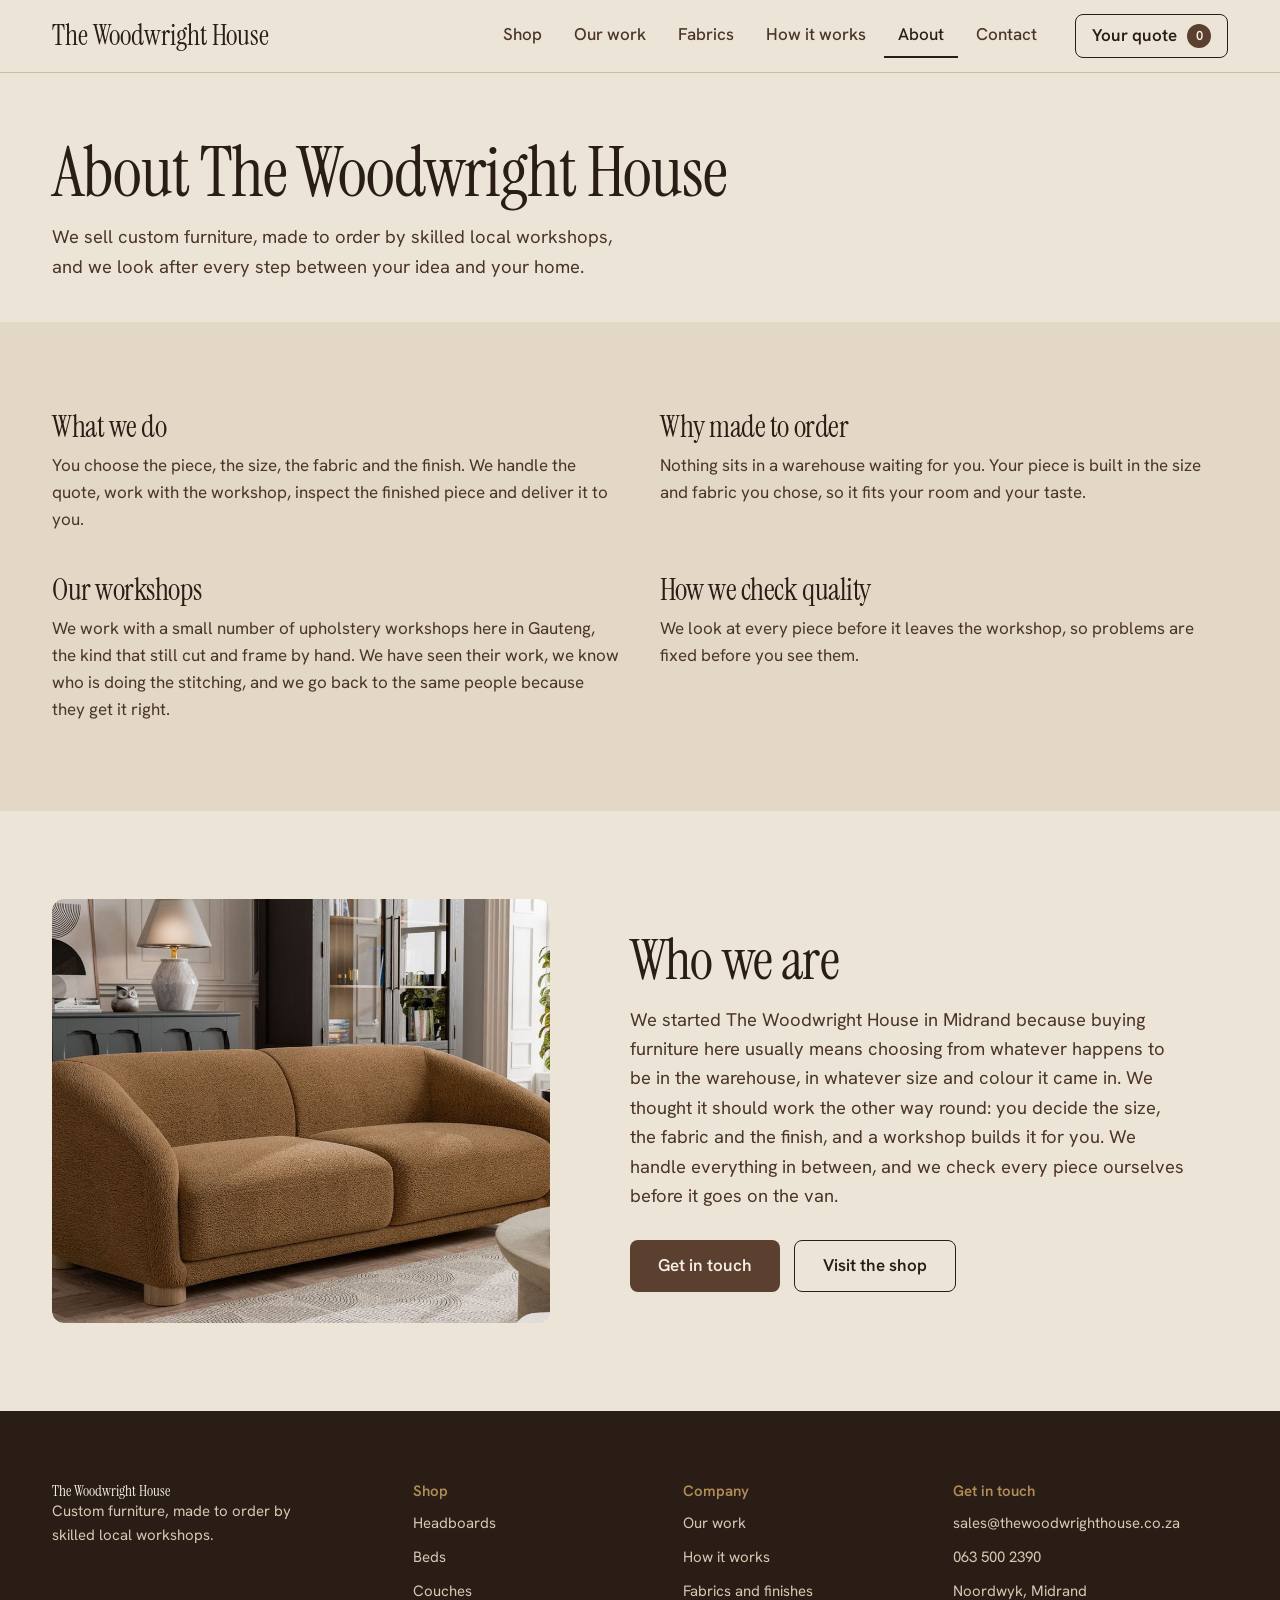
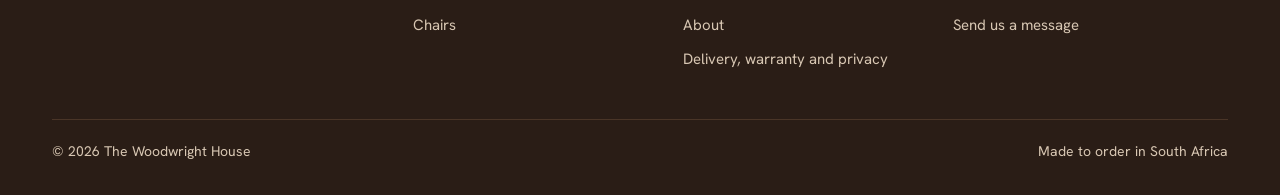
<file: about.html>
<!DOCTYPE html>
<html lang="en">
<head>
<meta charset="utf-8">
<meta name="viewport" content="width=device-width, initial-scale=1, viewport-fit=cover">
<title>About | The Woodwright House</title>
<meta name="description" content="The Woodwright House designs and sells custom furniture made to order by skilled local workshops, checked by us before delivery.">
<meta name="theme-color" content="#EDE4D8">
<meta property="og:title" content="About | The Woodwright House">
<meta property="og:description" content="The Woodwright House designs and sells custom furniture made to order by skilled local workshops, checked by us before delivery.">
<meta property="og:type" content="website">
<meta property="og:site_name" content="The Woodwright House">
<link rel="icon" href="data:image/svg+xml,%3Csvg xmlns='http://www.w3.org/2000/svg' viewBox='0 0 100 100'%3E%3Ctext y='.9em' font-size='90'%3E%F0%9F%AA%B5%3C/text%3E%3C/svg%3E">
<link rel="stylesheet" href="https://fonts.googleapis.com/css2?family=Hanken+Grotesk:wght@400;500;600&family=Instrument+Serif&display=swap">
<link rel="stylesheet" href="css/site.css">
</head>
<body data-page="about">
<a class="skip" href="#main">Skip to content</a>
<header class="site-head">
  <div class="wrap bar">
    <a class="brand" href="index.html">The Woodwright House</a>
    <button class="navbtn" id="navToggle" type="button" aria-expanded="false" aria-controls="nav" aria-label="Menu">
      <svg width="22" height="14" viewBox="0 0 22 14" fill="none" stroke="currentColor" stroke-width="2" stroke-linecap="round" aria-hidden="true"><path d="M1 1h20M1 7h20M1 13h20"/></svg>
    </button>
    <nav class="nav" id="nav" aria-label="Main">
      <a href="shop.html" data-nav="shop">Shop</a>
      <a href="gallery.html" data-nav="gallery">Our work</a>
      <a href="fabrics.html" data-nav="fabrics">Fabrics</a>
      <a href="how-it-works.html" data-nav="how-it-works">How it works</a>
      <a href="about.html" data-nav="about" aria-current="page">About</a>
      <a href="contact.html" data-nav="contact">Contact</a>
    </nav>
    <button class="quote-btn" type="button" data-open="quote">Your quote <span class="count quote-count">0</span></button>
  </div>
</header>
<main id="main">
<section class="pagehead">
  <div class="wrap">
    <h1>About The Woodwright House</h1>
    <p class="lede">We sell custom furniture, made to order by skilled local workshops, and we look after every step between your idea and your home.</p>
  </div>
</section>

<section class="sec tint">
  <div class="wrap facts">
    <div><h3>What we do</h3><p>You choose the piece, the size, the fabric and the finish. We handle the quote, work with the workshop, inspect the finished piece and deliver it to you.</p></div>
    <div><h3>Why made to order</h3><p>Nothing sits in a warehouse waiting for you. Your piece is built in the size and fabric you chose, so it fits your room and your taste.</p></div>
    <div><h3>Our workshops</h3><p>We work with a small number of upholstery workshops here in Gauteng, the kind that still cut and frame by hand. We have seen their work, we know who is doing the stitching, and we go back to the same people because they get it right.</p></div>
    <div><h3>How we check quality</h3><p>We look at every piece before it leaves the workshop, so problems are fixed before you see them.</p></div>
  </div>
</section>

<section class="sec">
  <div class="wrap split">
    <div class="cat-art photo">
      <img src="images/products/couch-curved-boucle-caramel.jpg" alt="A caramel bouclé couch with rounded arms, built to order." loading="lazy" decoding="async">
    </div>
    <div>
      <h2 class="title">Who we are</h2>
      <p class="lede">We started The Woodwright House in Midrand because buying furniture here usually means choosing from whatever happens to be in the warehouse, in whatever size and colour it came in. We thought it should work the other way round: you decide the size, the fabric and the finish, and a workshop builds it for you. We handle everything in between, and we check every piece ourselves before it goes on the van.</p>
      <div class="actions">
        <a class="btn" href="contact.html">Get in touch</a>
        <a class="btn ghost" href="shop.html">Visit the shop</a>
      </div>
    </div>
  </div>
</section>
</main>
<footer class="site-foot">
  <div class="wrap">
    <div class="foot-grid">
      <div>
        <p class="foot-brand">The Woodwright House</p>
        <p>Custom furniture, made to order by skilled local workshops.</p>
      </div>
      <div>
        <h3>Shop</h3>
        <ul>
          <li><a href="shop.html?cat=headboard">Headboards</a></li>
          <li><a href="shop.html?cat=bed">Beds</a></li>
          <li><a href="shop.html?cat=couch">Couches</a></li>
          <li><a href="shop.html?cat=chair">Chairs</a></li>
        </ul>
      </div>
      <div>
        <h3>Company</h3>
        <ul>
          <li><a href="gallery.html">Our work</a></li>
          <li><a href="how-it-works.html">How it works</a></li>
          <li><a href="fabrics.html">Fabrics and finishes</a></li>
          <li><a href="about.html">About</a></li>
          <li><a href="policies.html">Delivery, warranty and privacy</a></li>
        </ul>
      </div>
      <div>
        <h3>Get in touch</h3>
        <ul>
          <li><a data-cfg="email" data-cfg-href="mailto"></a></li>
          <li><a data-cfg="phone" data-cfg-href="tel"></a></li>
          <li data-cfg="area"></li>
          <li><a href="contact.html">Send us a message</a></li>
        </ul>
      </div>
    </div>
    <div class="foot-bottom">
      <span>&copy; 2026 The Woodwright House</span>
      <span>Made to order in South Africa</span>
    </div>
  </div>
</footer>
<dialog id="dlg" aria-labelledby="dlgTitle">
  <div class="sheet">
    <div class="sheet-head">
      <h2 id="dlgTitle">Your quote</h2>
      <button class="tool" id="closeQuote" type="button" aria-label="Close quote">Close</button>
    </div>
    <ul class="items" id="items"></ul>
    <label class="f">Delivery area<select class="area-select"></select></label>
    <p class="est area-est"></p>
    <div class="lines">
      <div><span>Items</span><span id="subtotal">R0</span></div>
      <div><span id="areaLine">Delivery</span><span id="delivery">R0</span></div>
    </div>
    <div class="total"><span>Estimated total</span><span id="total">R0</span></div>
    <div class="dialog-actions">
      <a class="btn" id="wa" href="#" target="_blank" rel="noopener">Send on WhatsApp</a>
      <button class="btn ghost" id="copy" type="button">Copy summary</button>
    </div>
    <p class="status" id="status" role="status"></p>
    <details class="dep" id="dep">
      <summary>Ready to pay your deposit?</summary>
      <p>Only pay once we've confirmed your final quote in writing. Use your reference so we can match the payment.</p>
      <dl>
        <dt>Deposit</dt><dd id="depAmt"></dd>
        <dt>Bank</dt><dd id="bBank"></dd>
        <dt>Account name</dt><dd id="bName"></dd>
        <dt>Account number</dt><dd id="bNum"></dd>
        <dt>Branch code</dt><dd id="bBranch"></dd>
        <dt>Reference</dt><dd id="bRef"></dd>
      </dl>
      <a class="btn ghost small" id="paid" href="#" target="_blank" rel="noopener">I've paid, send proof</a>
      <p>Card payments are coming soon.</p>
    </details>
  </div>
</dialog>

<dialog id="sdlg" aria-labelledby="sdlgTitle">
  <div class="sheet">
    <div class="sheet-head">
      <h2 id="sdlgTitle">Order swatches</h2>
      <button class="tool" id="closeSw" type="button" aria-label="Close swatch request">Close</button>
    </div>
    <p class="lead">Tick the fabrics you'd like to see. We'll send small samples so you can check the colours in your own light.</p>
    <div class="checks" id="swChecks"></div>
    <label class="f">Your name<input type="text" id="swName" autocomplete="name"></label>
    <label class="f">Delivery address<textarea id="swAddr" autocomplete="street-address"></textarea></label>
    <label class="f">Phone number<input type="tel" id="swPhone" autocomplete="tel"></label>
    <a class="btn" id="swSend" href="#" target="_blank" rel="noopener">Send on WhatsApp</a>
    <p class="status" id="swStatus" role="status"></p>
  </div>
</dialog>
<script src="js/data.js"></script>
<script src="js/site.js"></script>
</body>
</html>
</file>
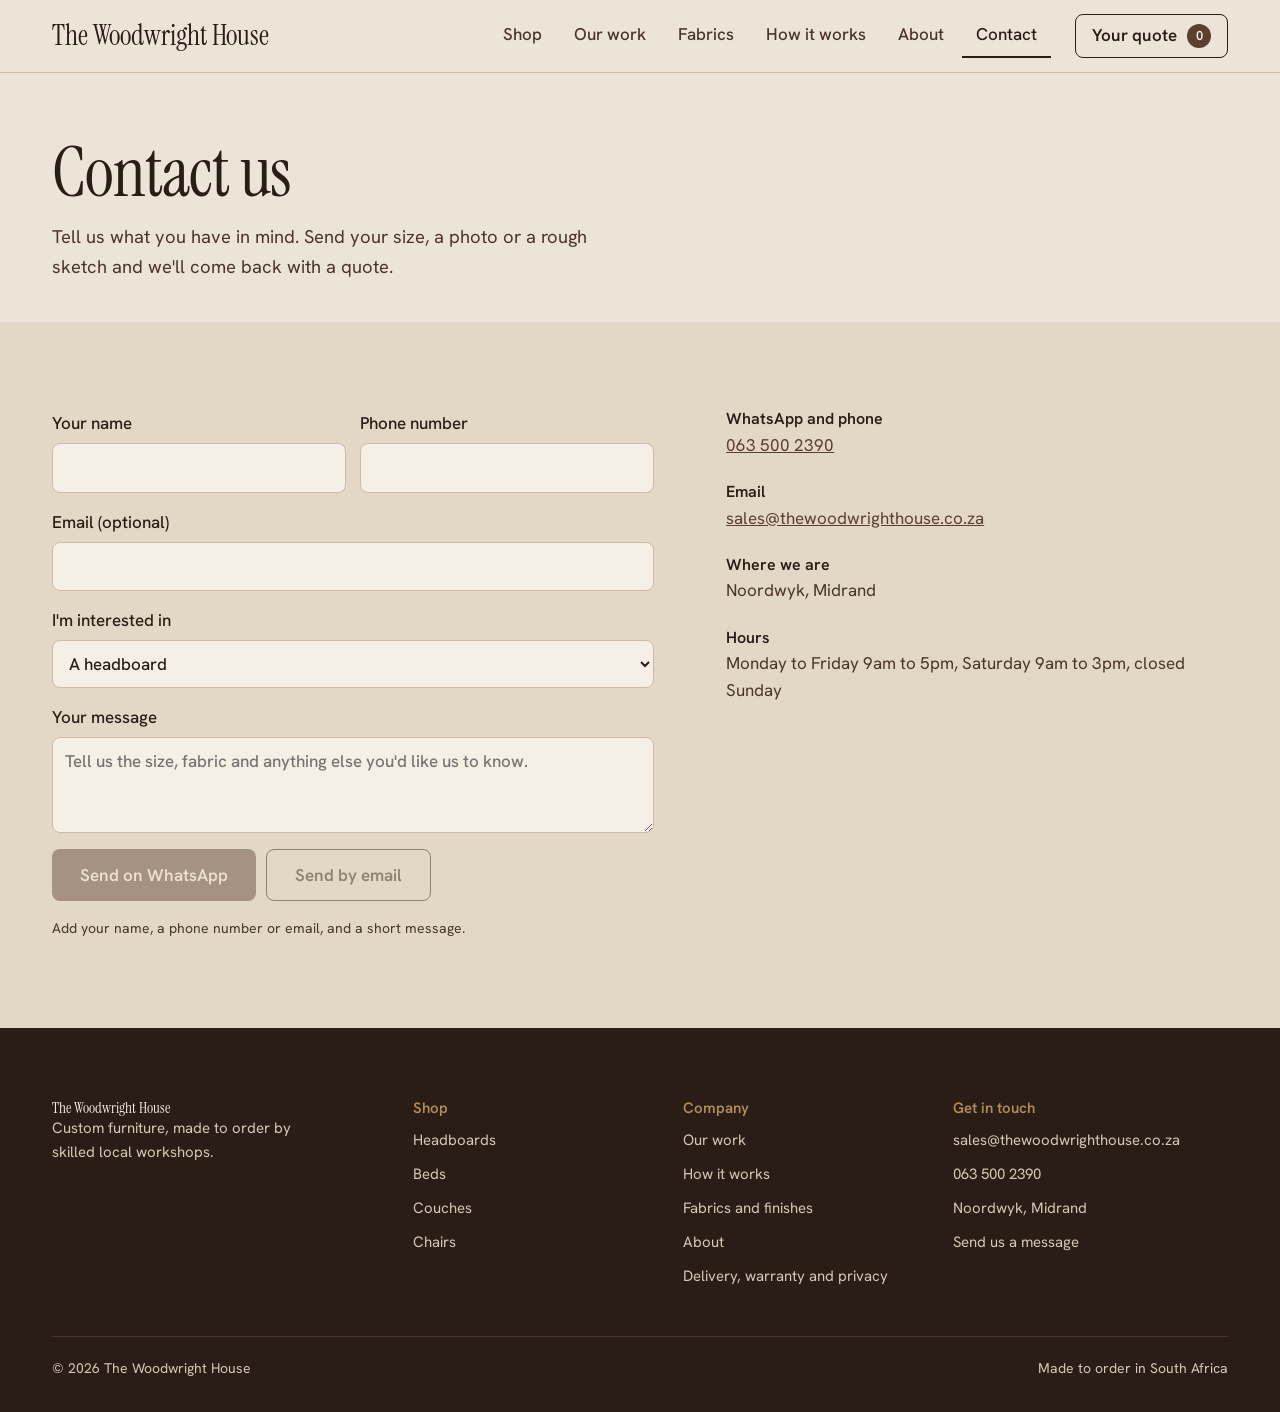
<file: contact.html>
<!DOCTYPE html>
<html lang="en">
<head>
<meta charset="utf-8">
<meta name="viewport" content="width=device-width, initial-scale=1, viewport-fit=cover">
<title>Contact | The Woodwright House</title>
<meta name="description" content="Contact The Woodwright House for a quote, a custom size, or help choosing your fabric. Send us a message on WhatsApp or email.">
<meta name="theme-color" content="#EDE4D8">
<meta property="og:title" content="Contact | The Woodwright House">
<meta property="og:description" content="Contact The Woodwright House for a quote, a custom size, or help choosing your fabric. Send us a message on WhatsApp or email.">
<meta property="og:type" content="website">
<meta property="og:site_name" content="The Woodwright House">
<link rel="icon" href="data:image/svg+xml,%3Csvg xmlns='http://www.w3.org/2000/svg' viewBox='0 0 100 100'%3E%3Ctext y='.9em' font-size='90'%3E%F0%9F%AA%B5%3C/text%3E%3C/svg%3E">
<link rel="stylesheet" href="https://fonts.googleapis.com/css2?family=Hanken+Grotesk:wght@400;500;600&family=Instrument+Serif&display=swap">
<link rel="stylesheet" href="css/site.css">
</head>
<body data-page="contact">
<a class="skip" href="#main">Skip to content</a>
<header class="site-head">
  <div class="wrap bar">
    <a class="brand" href="index.html">The Woodwright House</a>
    <button class="navbtn" id="navToggle" type="button" aria-expanded="false" aria-controls="nav" aria-label="Menu">
      <svg width="22" height="14" viewBox="0 0 22 14" fill="none" stroke="currentColor" stroke-width="2" stroke-linecap="round" aria-hidden="true"><path d="M1 1h20M1 7h20M1 13h20"/></svg>
    </button>
    <nav class="nav" id="nav" aria-label="Main">
      <a href="shop.html" data-nav="shop">Shop</a>
      <a href="gallery.html" data-nav="gallery">Our work</a>
      <a href="fabrics.html" data-nav="fabrics">Fabrics</a>
      <a href="how-it-works.html" data-nav="how-it-works">How it works</a>
      <a href="about.html" data-nav="about">About</a>
      <a href="contact.html" data-nav="contact" aria-current="page">Contact</a>
    </nav>
    <button class="quote-btn" type="button" data-open="quote">Your quote <span class="count quote-count">0</span></button>
  </div>
</header>
<main id="main">
<section class="pagehead">
  <div class="wrap">
    <h1>Contact us</h1>
    <p class="lede">Tell us what you have in mind. Send your size, a photo or a rough sketch and we'll come back with a quote.</p>
  </div>
</section>

<section class="sec tint">
  <div class="wrap contact-grid">
    <form class="formgrid" id="cForm" novalidate>
      <div class="two">
        <label class="f">Your name<input type="text" id="cName" autocomplete="name"></label>
        <label class="f">Phone number<input type="tel" id="cPhone" autocomplete="tel"></label>
      </div>
      <label class="f">Email (optional)<input type="email" id="cEmail" autocomplete="email"></label>
      <label class="f">I'm interested in
        <select id="cType">
          <option>A headboard</option>
          <option>A bed</option>
          <option>A couch</option>
          <option>Chairs</option>
          <option>A custom size</option>
          <option>Something else</option>
        </select>
      </label>
      <label class="f">Your message<textarea id="cMsg" placeholder="Tell us the size, fabric and anything else you'd like us to know."></textarea></label>
      <div class="row">
        <a class="btn" id="cWa" href="#" target="_blank" rel="noopener">Send on WhatsApp</a>
        <a class="btn ghost" id="cMail" href="#">Send by email</a>
      </div>
      <p class="status" id="cStatus" role="status"></p>
    </form>
    <div class="cinfo">
      <div><h3>WhatsApp and phone</h3><p><a data-cfg="phone" data-cfg-href="tel"></a></p></div>
      <div><h3>Email</h3><p><a data-cfg="email" data-cfg-href="mailto"></a></p></div>
      <div><h3>Where we are</h3><p data-cfg="area"></p></div>
      <div><h3>Hours</h3><p data-cfg="hours"></p></div>
    </div>
  </div>
</section>
</main>
<footer class="site-foot">
  <div class="wrap">
    <div class="foot-grid">
      <div>
        <p class="foot-brand">The Woodwright House</p>
        <p>Custom furniture, made to order by skilled local workshops.</p>
      </div>
      <div>
        <h3>Shop</h3>
        <ul>
          <li><a href="shop.html?cat=headboard">Headboards</a></li>
          <li><a href="shop.html?cat=bed">Beds</a></li>
          <li><a href="shop.html?cat=couch">Couches</a></li>
          <li><a href="shop.html?cat=chair">Chairs</a></li>
        </ul>
      </div>
      <div>
        <h3>Company</h3>
        <ul>
          <li><a href="gallery.html">Our work</a></li>
          <li><a href="how-it-works.html">How it works</a></li>
          <li><a href="fabrics.html">Fabrics and finishes</a></li>
          <li><a href="about.html">About</a></li>
          <li><a href="policies.html">Delivery, warranty and privacy</a></li>
        </ul>
      </div>
      <div>
        <h3>Get in touch</h3>
        <ul>
          <li><a data-cfg="email" data-cfg-href="mailto"></a></li>
          <li><a data-cfg="phone" data-cfg-href="tel"></a></li>
          <li data-cfg="area"></li>
          <li><a href="contact.html">Send us a message</a></li>
        </ul>
      </div>
    </div>
    <div class="foot-bottom">
      <span>&copy; 2026 The Woodwright House</span>
      <span>Made to order in South Africa</span>
    </div>
  </div>
</footer>
<dialog id="dlg" aria-labelledby="dlgTitle">
  <div class="sheet">
    <div class="sheet-head">
      <h2 id="dlgTitle">Your quote</h2>
      <button class="tool" id="closeQuote" type="button" aria-label="Close quote">Close</button>
    </div>
    <ul class="items" id="items"></ul>
    <label class="f">Delivery area<select class="area-select"></select></label>
    <p class="est area-est"></p>
    <div class="lines">
      <div><span>Items</span><span id="subtotal">R0</span></div>
      <div><span id="areaLine">Delivery</span><span id="delivery">R0</span></div>
    </div>
    <div class="total"><span>Estimated total</span><span id="total">R0</span></div>
    <div class="dialog-actions">
      <a class="btn" id="wa" href="#" target="_blank" rel="noopener">Send on WhatsApp</a>
      <button class="btn ghost" id="copy" type="button">Copy summary</button>
    </div>
    <p class="status" id="status" role="status"></p>
    <details class="dep" id="dep">
      <summary>Ready to pay your deposit?</summary>
      <p>Only pay once we've confirmed your final quote in writing. Use your reference so we can match the payment.</p>
      <dl>
        <dt>Deposit</dt><dd id="depAmt"></dd>
        <dt>Bank</dt><dd id="bBank"></dd>
        <dt>Account name</dt><dd id="bName"></dd>
        <dt>Account number</dt><dd id="bNum"></dd>
        <dt>Branch code</dt><dd id="bBranch"></dd>
        <dt>Reference</dt><dd id="bRef"></dd>
      </dl>
      <a class="btn ghost small" id="paid" href="#" target="_blank" rel="noopener">I've paid, send proof</a>
      <p>Card payments are coming soon.</p>
    </details>
  </div>
</dialog>

<dialog id="sdlg" aria-labelledby="sdlgTitle">
  <div class="sheet">
    <div class="sheet-head">
      <h2 id="sdlgTitle">Order swatches</h2>
      <button class="tool" id="closeSw" type="button" aria-label="Close swatch request">Close</button>
    </div>
    <p class="lead">Tick the fabrics you'd like to see. We'll send small samples so you can check the colours in your own light.</p>
    <div class="checks" id="swChecks"></div>
    <label class="f">Your name<input type="text" id="swName" autocomplete="name"></label>
    <label class="f">Delivery address<textarea id="swAddr" autocomplete="street-address"></textarea></label>
    <label class="f">Phone number<input type="tel" id="swPhone" autocomplete="tel"></label>
    <a class="btn" id="swSend" href="#" target="_blank" rel="noopener">Send on WhatsApp</a>
    <p class="status" id="swStatus" role="status"></p>
  </div>
</dialog>
<script src="js/data.js"></script>
<script src="js/site.js"></script>
</body>
</html>
</file>
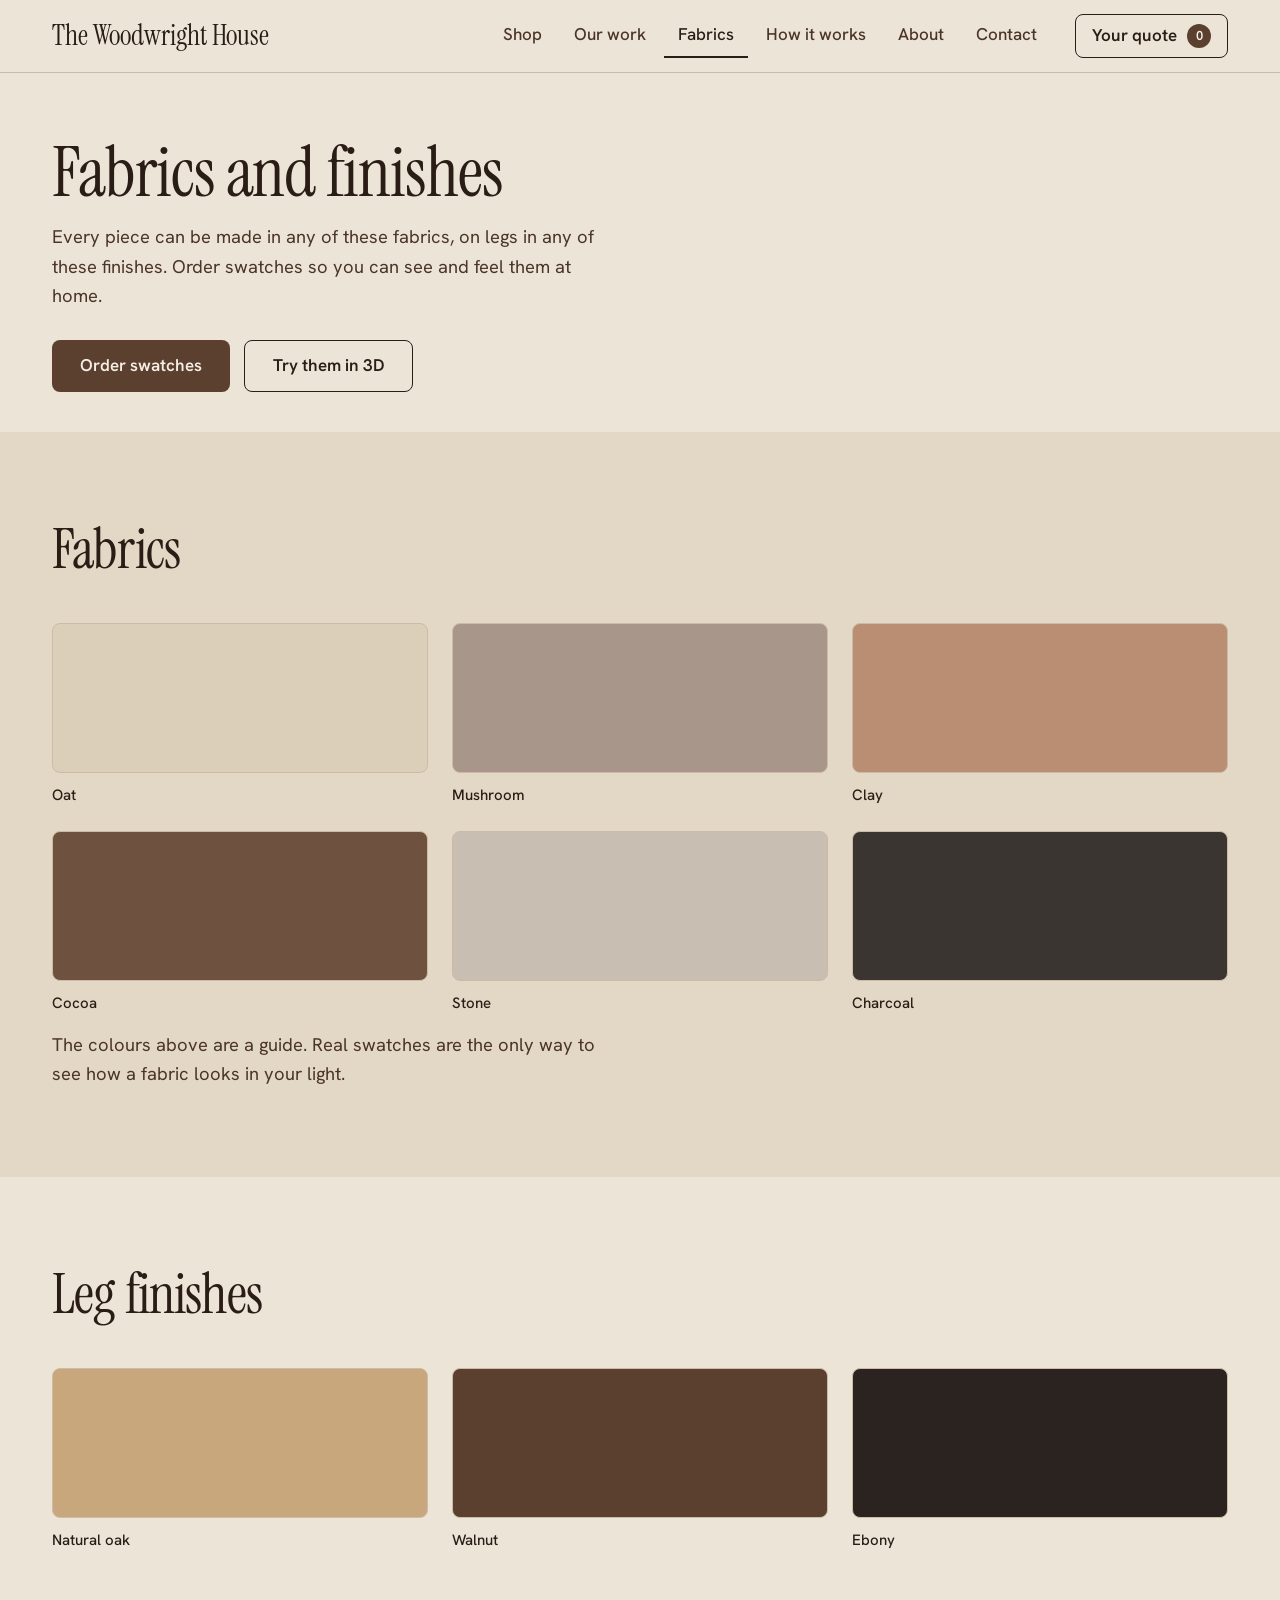
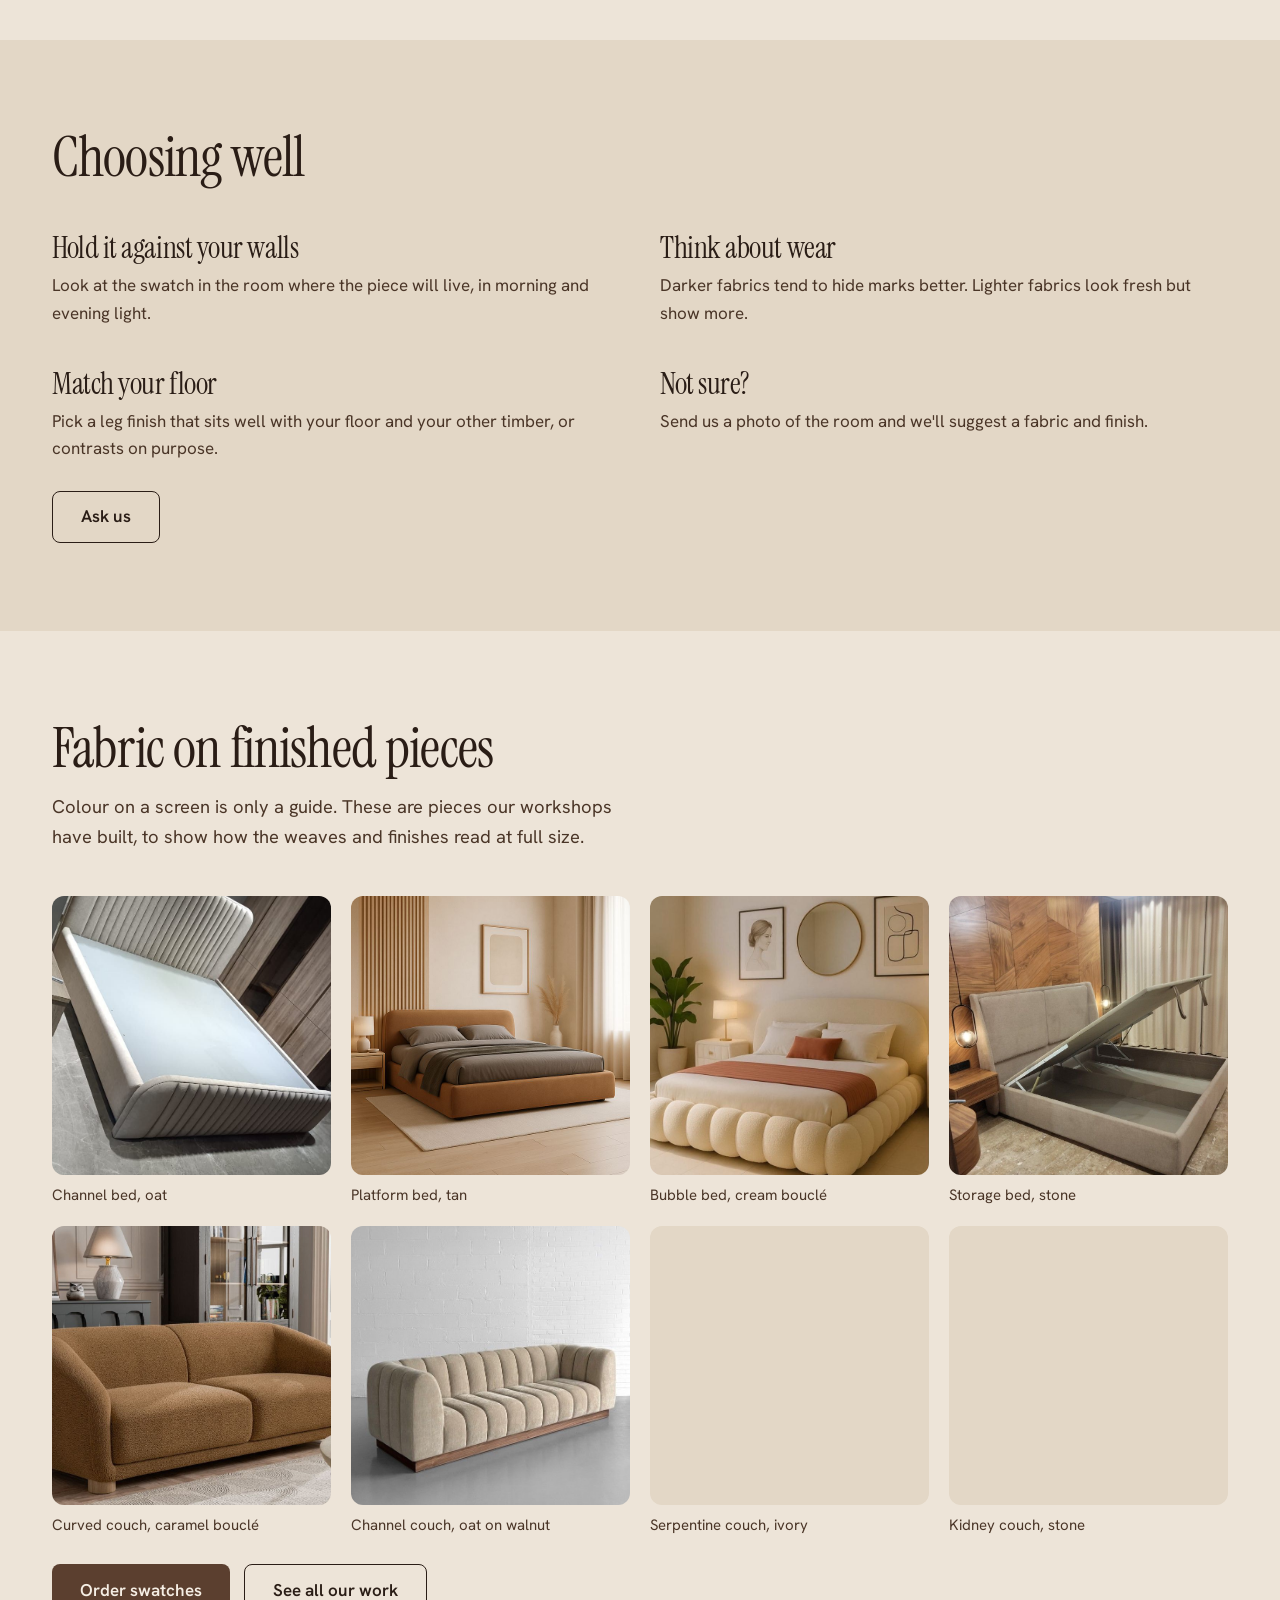
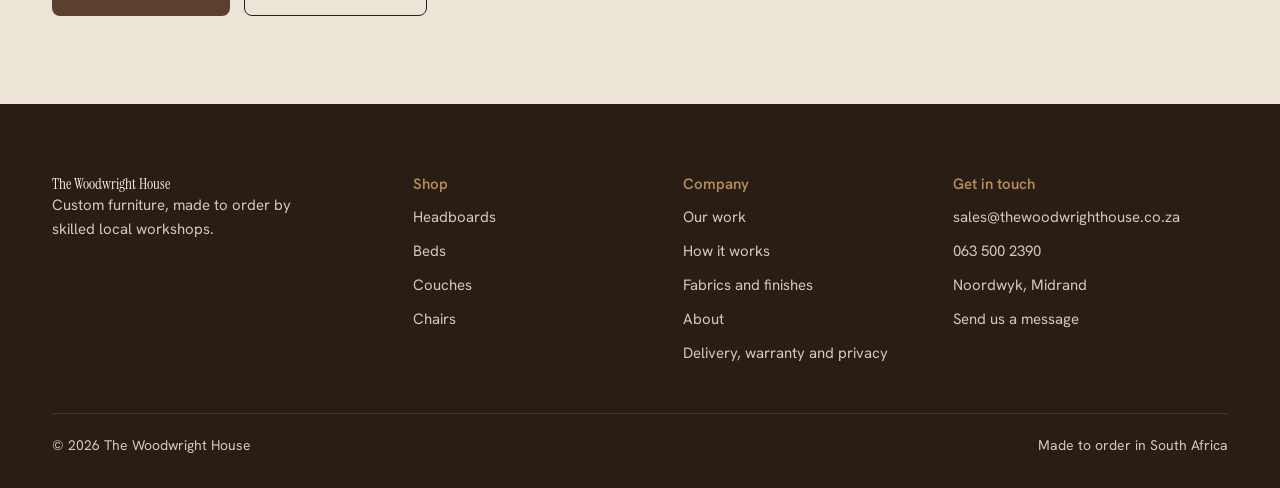
<file: fabrics.html>
<!DOCTYPE html>
<html lang="en">
<head>
<meta charset="utf-8">
<meta name="viewport" content="width=device-width, initial-scale=1, viewport-fit=cover">
<title>Fabrics and finishes | The Woodwright House</title>
<meta name="description" content="Choose from our range of upholstery fabrics and leg finishes, and order swatches to see the colours in your own home.">
<meta name="theme-color" content="#EDE4D8">
<meta property="og:title" content="Fabrics and finishes | The Woodwright House">
<meta property="og:description" content="Choose from our range of upholstery fabrics and leg finishes, and order swatches to see the colours in your own home.">
<meta property="og:type" content="website">
<meta property="og:site_name" content="The Woodwright House">
<link rel="icon" href="data:image/svg+xml,%3Csvg xmlns='http://www.w3.org/2000/svg' viewBox='0 0 100 100'%3E%3Ctext y='.9em' font-size='90'%3E%F0%9F%AA%B5%3C/text%3E%3C/svg%3E">
<link rel="stylesheet" href="https://fonts.googleapis.com/css2?family=Hanken+Grotesk:wght@400;500;600&family=Instrument+Serif&display=swap">
<link rel="stylesheet" href="css/site.css">
</head>
<body data-page="fabrics">
<a class="skip" href="#main">Skip to content</a>
<header class="site-head">
  <div class="wrap bar">
    <a class="brand" href="index.html">The Woodwright House</a>
    <button class="navbtn" id="navToggle" type="button" aria-expanded="false" aria-controls="nav" aria-label="Menu">
      <svg width="22" height="14" viewBox="0 0 22 14" fill="none" stroke="currentColor" stroke-width="2" stroke-linecap="round" aria-hidden="true"><path d="M1 1h20M1 7h20M1 13h20"/></svg>
    </button>
    <nav class="nav" id="nav" aria-label="Main">
      <a href="shop.html" data-nav="shop">Shop</a>
      <a href="gallery.html" data-nav="gallery">Our work</a>
      <a href="fabrics.html" data-nav="fabrics" aria-current="page">Fabrics</a>
      <a href="how-it-works.html" data-nav="how-it-works">How it works</a>
      <a href="about.html" data-nav="about">About</a>
      <a href="contact.html" data-nav="contact">Contact</a>
    </nav>
    <button class="quote-btn" type="button" data-open="quote">Your quote <span class="count quote-count">0</span></button>
  </div>
</header>
<main id="main">
<section class="pagehead">
  <div class="wrap">
    <h1>Fabrics and finishes</h1>
    <p class="lede">Every piece can be made in any of these fabrics, on legs in any of these finishes. Order swatches so you can see and feel them at home.</p>
    <div class="actions">
      <button class="btn" type="button" data-open="swatches">Order swatches</button>
      <a class="btn ghost" href="shop.html">Try them in 3D</a>
    </div>
  </div>
</section>

<section class="sec tint">
  <div class="wrap">
    <div class="sec-head"><h2 class="title">Fabrics</h2></div>
    <div class="swgrid">
      <div class="swt"><i data-fabric="0"></i>Oat</div>
      <div class="swt"><i data-fabric="1"></i>Mushroom</div>
      <div class="swt"><i data-fabric="2"></i>Clay</div>
      <div class="swt"><i data-fabric="3"></i>Cocoa</div>
      <div class="swt"><i data-fabric="4"></i>Stone</div>
      <div class="swt"><i data-fabric="5"></i>Charcoal</div>
    </div>
    <p class="lede">The colours above are a guide. Real swatches are the only way to see how a fabric looks in your light.</p>
  </div>
</section>

<section class="sec">
  <div class="wrap">
    <div class="sec-head"><h2 class="title">Leg finishes</h2></div>
    <div class="swgrid">
      <div class="swt"><i data-finish="0"></i>Natural oak</div>
      <div class="swt"><i data-finish="1"></i>Walnut</div>
      <div class="swt"><i data-finish="2"></i>Ebony</div>
    </div>
  </div>
</section>

<section class="sec tint">
  <div class="wrap">
    <div class="sec-head"><h2 class="title">Choosing well</h2></div>
    <div class="facts">
      <div><h3>Hold it against your walls</h3><p>Look at the swatch in the room where the piece will live, in morning and evening light.</p></div>
      <div><h3>Think about wear</h3><p>Darker fabrics tend to hide marks better. Lighter fabrics look fresh but show more.</p></div>
      <div><h3>Match your floor</h3><p>Pick a leg finish that sits well with your floor and your other timber, or contrasts on purpose.</p></div>
      <div><h3>Not sure?</h3><p>Send us a photo of the room and we'll suggest a fabric and finish.</p></div>
    </div>
    <div class="actions"><a class="btn ghost" href="contact.html">Ask us</a></div>
  </div>
</section>

<section class="sec">
  <div class="wrap">
    <div class="sec-head">
      <h2 class="title">Fabric on finished pieces</h2>
      <p class="lede">Colour on a screen is only a guide. These are pieces our workshops have built, to show how the weaves and finishes read at full size.</p>
    </div>
    <div class="shots wide" data-shots="all" data-shots-max="8"></div>
    <div class="actions">
      <button class="btn" type="button" data-open="swatches">Order swatches</button>
      <a class="btn ghost" href="gallery.html">See all our work</a>
    </div>
  </div>
</section>
</main>
<footer class="site-foot">
  <div class="wrap">
    <div class="foot-grid">
      <div>
        <p class="foot-brand">The Woodwright House</p>
        <p>Custom furniture, made to order by skilled local workshops.</p>
      </div>
      <div>
        <h3>Shop</h3>
        <ul>
          <li><a href="shop.html?cat=headboard">Headboards</a></li>
          <li><a href="shop.html?cat=bed">Beds</a></li>
          <li><a href="shop.html?cat=couch">Couches</a></li>
          <li><a href="shop.html?cat=chair">Chairs</a></li>
        </ul>
      </div>
      <div>
        <h3>Company</h3>
        <ul>
          <li><a href="gallery.html">Our work</a></li>
          <li><a href="how-it-works.html">How it works</a></li>
          <li><a href="fabrics.html">Fabrics and finishes</a></li>
          <li><a href="about.html">About</a></li>
          <li><a href="policies.html">Delivery, warranty and privacy</a></li>
        </ul>
      </div>
      <div>
        <h3>Get in touch</h3>
        <ul>
          <li><a data-cfg="email" data-cfg-href="mailto"></a></li>
          <li><a data-cfg="phone" data-cfg-href="tel"></a></li>
          <li data-cfg="area"></li>
          <li><a href="contact.html">Send us a message</a></li>
        </ul>
      </div>
    </div>
    <div class="foot-bottom">
      <span>&copy; 2026 The Woodwright House</span>
      <span>Made to order in South Africa</span>
    </div>
  </div>
</footer>
<dialog id="dlg" aria-labelledby="dlgTitle">
  <div class="sheet">
    <div class="sheet-head">
      <h2 id="dlgTitle">Your quote</h2>
      <button class="tool" id="closeQuote" type="button" aria-label="Close quote">Close</button>
    </div>
    <ul class="items" id="items"></ul>
    <label class="f">Delivery area<select class="area-select"></select></label>
    <p class="est area-est"></p>
    <div class="lines">
      <div><span>Items</span><span id="subtotal">R0</span></div>
      <div><span id="areaLine">Delivery</span><span id="delivery">R0</span></div>
    </div>
    <div class="total"><span>Estimated total</span><span id="total">R0</span></div>
    <div class="dialog-actions">
      <a class="btn" id="wa" href="#" target="_blank" rel="noopener">Send on WhatsApp</a>
      <button class="btn ghost" id="copy" type="button">Copy summary</button>
    </div>
    <p class="status" id="status" role="status"></p>
    <details class="dep" id="dep">
      <summary>Ready to pay your deposit?</summary>
      <p>Only pay once we've confirmed your final quote in writing. Use your reference so we can match the payment.</p>
      <dl>
        <dt>Deposit</dt><dd id="depAmt"></dd>
        <dt>Bank</dt><dd id="bBank"></dd>
        <dt>Account name</dt><dd id="bName"></dd>
        <dt>Account number</dt><dd id="bNum"></dd>
        <dt>Branch code</dt><dd id="bBranch"></dd>
        <dt>Reference</dt><dd id="bRef"></dd>
      </dl>
      <a class="btn ghost small" id="paid" href="#" target="_blank" rel="noopener">I've paid, send proof</a>
      <p>Card payments are coming soon.</p>
    </details>
  </div>
</dialog>

<dialog id="sdlg" aria-labelledby="sdlgTitle">
  <div class="sheet">
    <div class="sheet-head">
      <h2 id="sdlgTitle">Order swatches</h2>
      <button class="tool" id="closeSw" type="button" aria-label="Close swatch request">Close</button>
    </div>
    <p class="lead">Tick the fabrics you'd like to see. We'll send small samples so you can check the colours in your own light.</p>
    <div class="checks" id="swChecks"></div>
    <label class="f">Your name<input type="text" id="swName" autocomplete="name"></label>
    <label class="f">Delivery address<textarea id="swAddr" autocomplete="street-address"></textarea></label>
    <label class="f">Phone number<input type="tel" id="swPhone" autocomplete="tel"></label>
    <a class="btn" id="swSend" href="#" target="_blank" rel="noopener">Send on WhatsApp</a>
    <p class="status" id="swStatus" role="status"></p>
  </div>
</dialog>
<script src="js/data.js"></script>
<script src="js/site.js"></script>
</body>
</html>
</file>
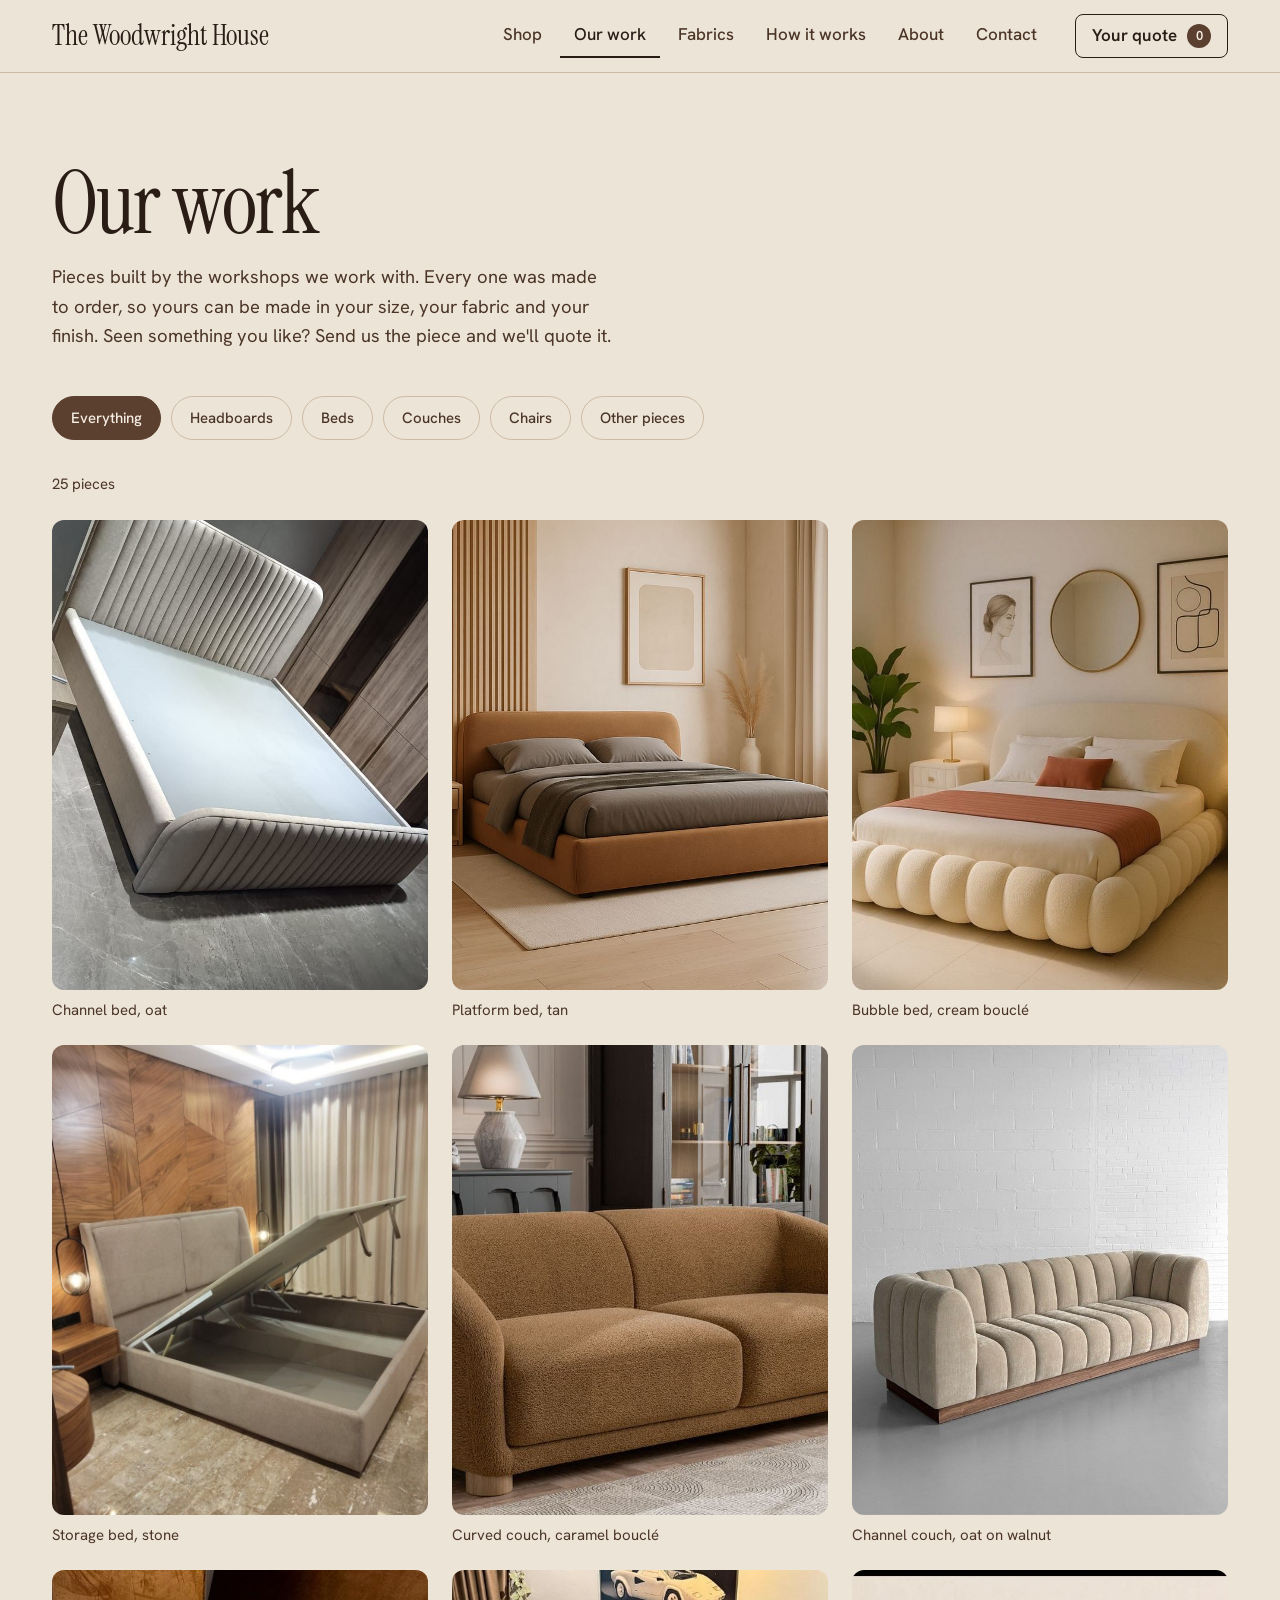
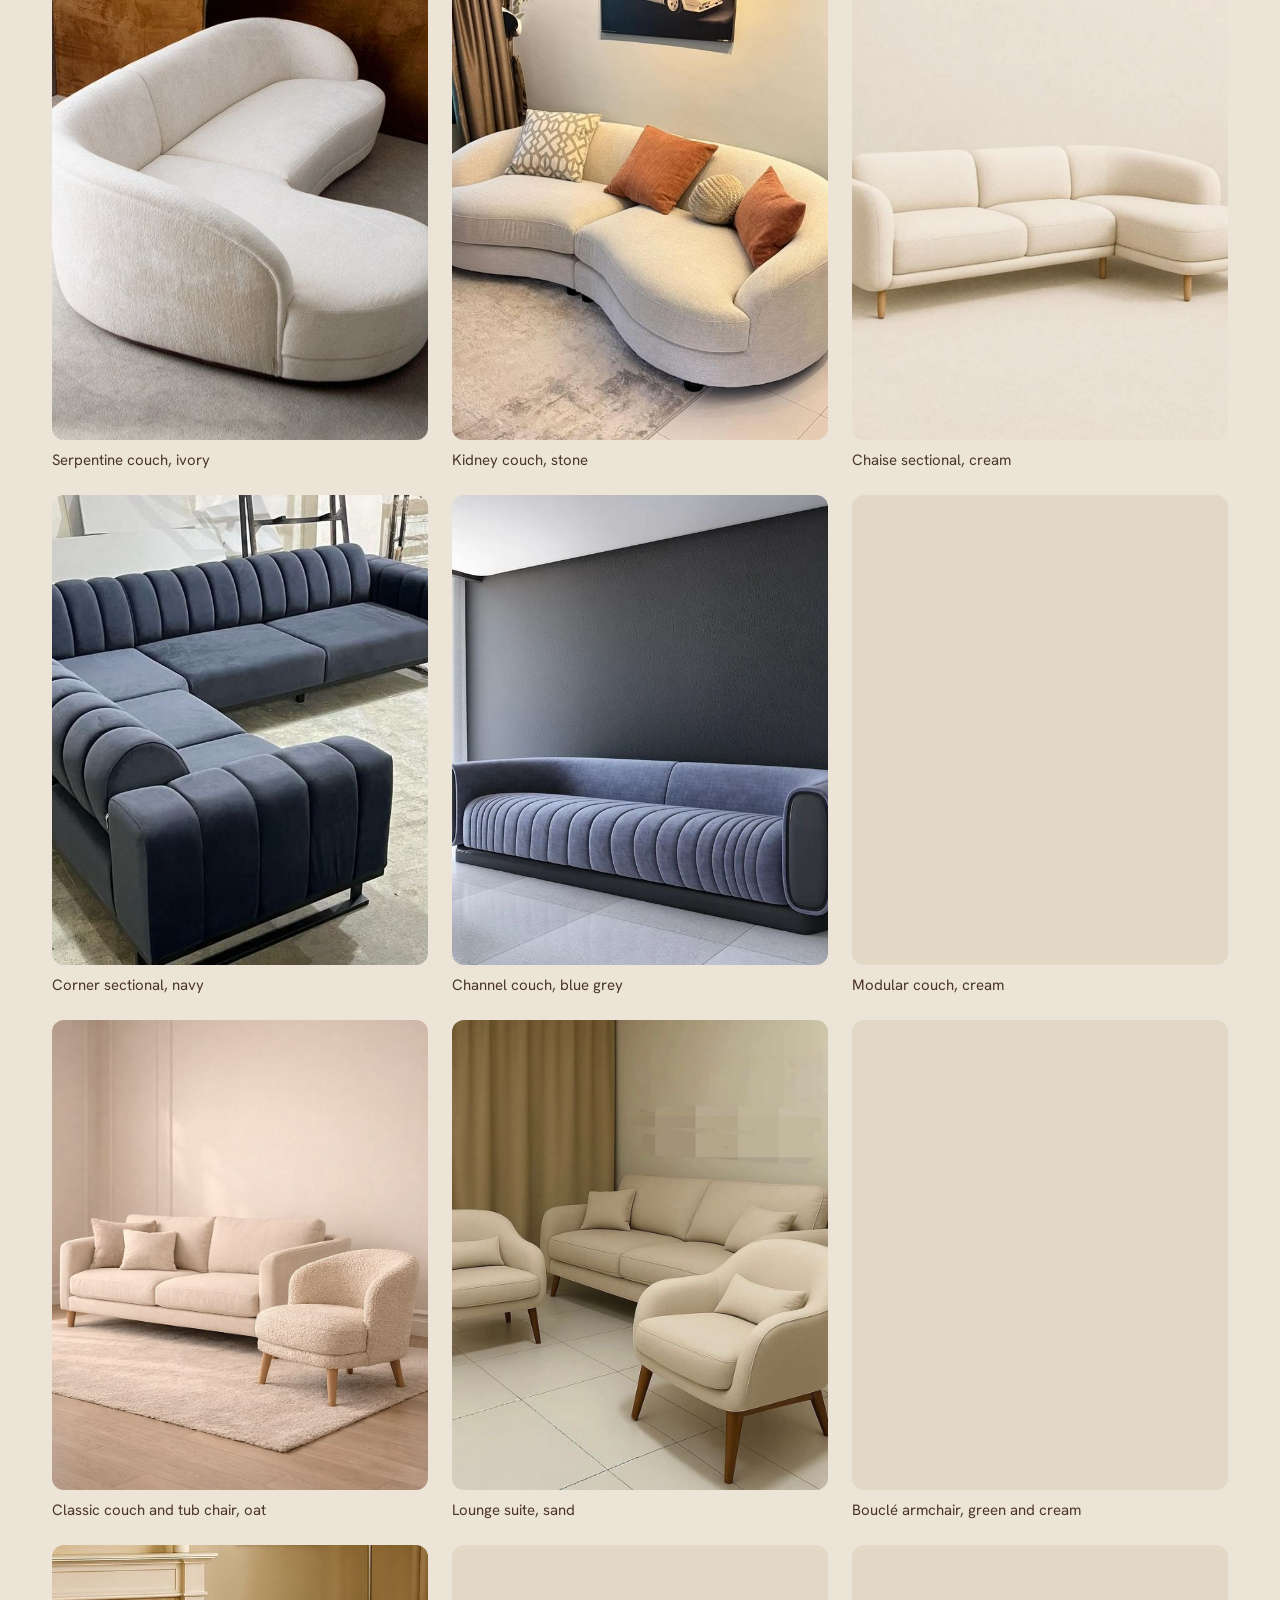
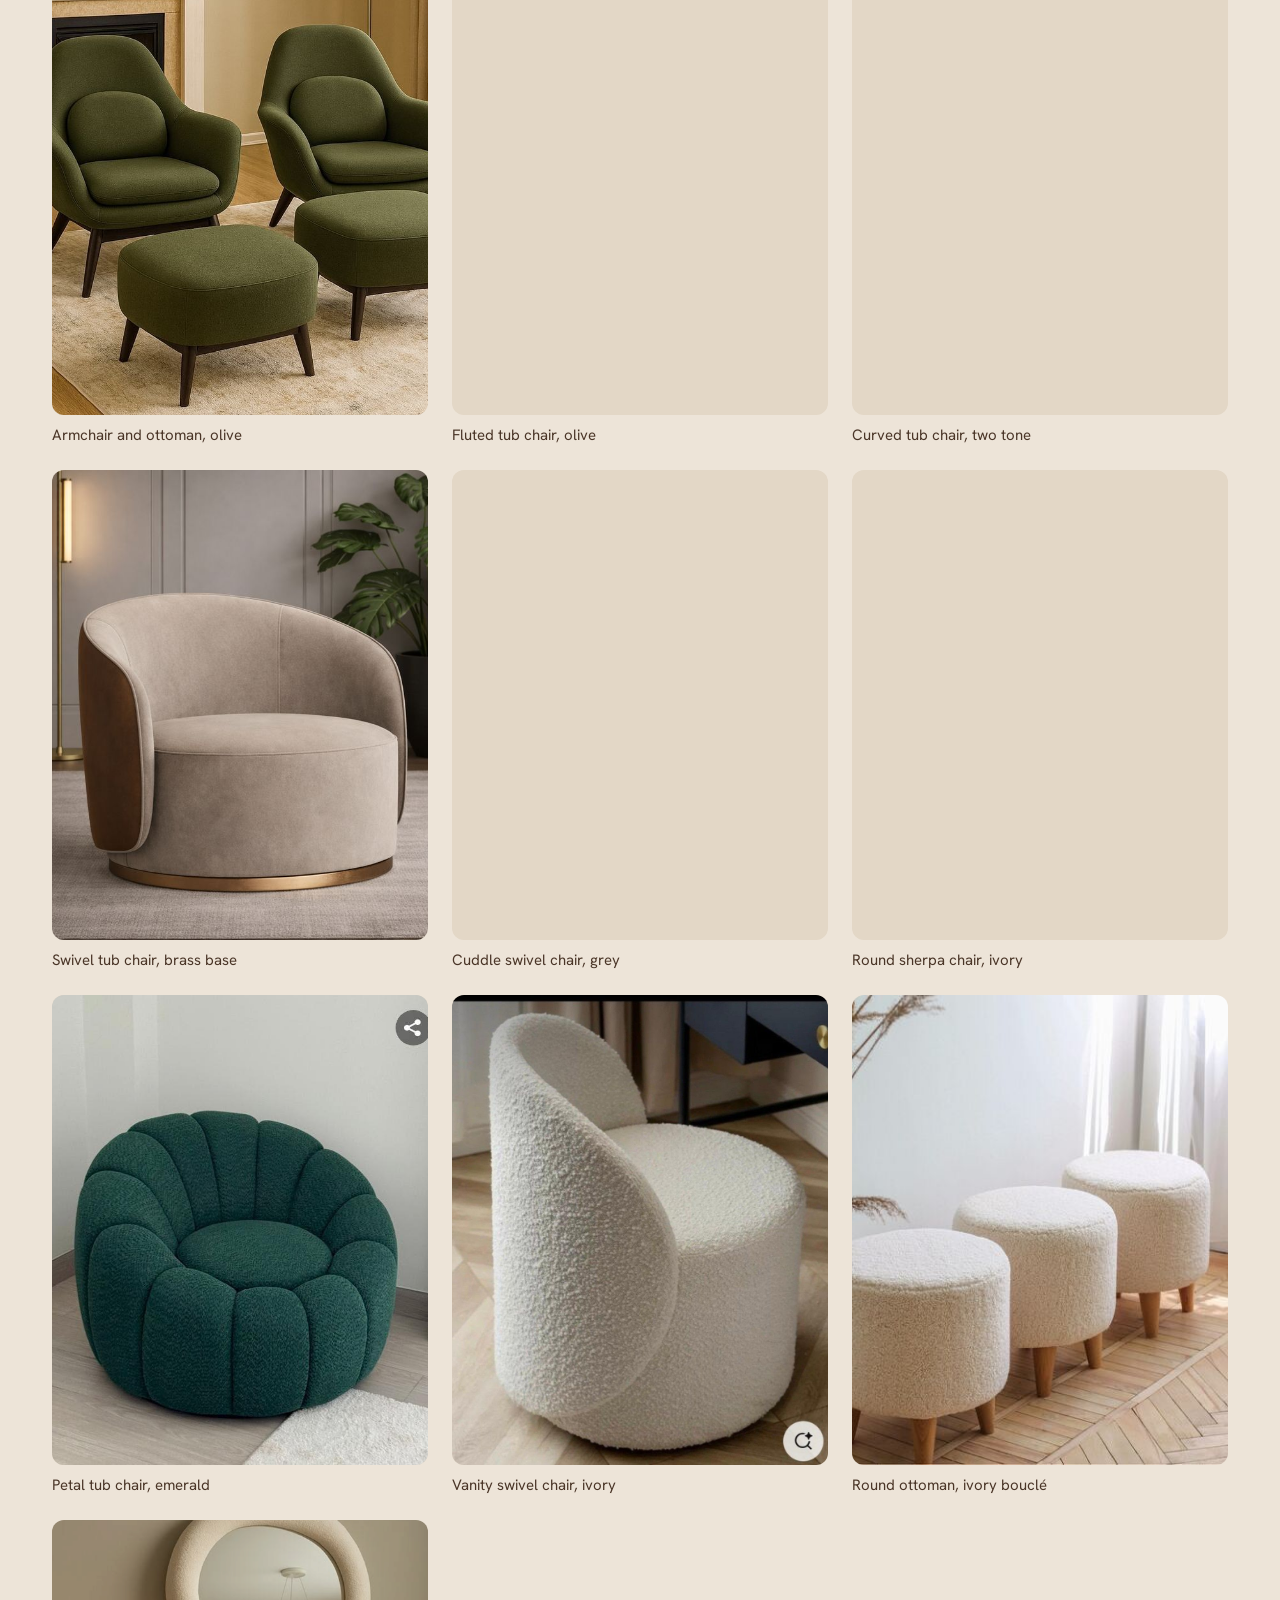
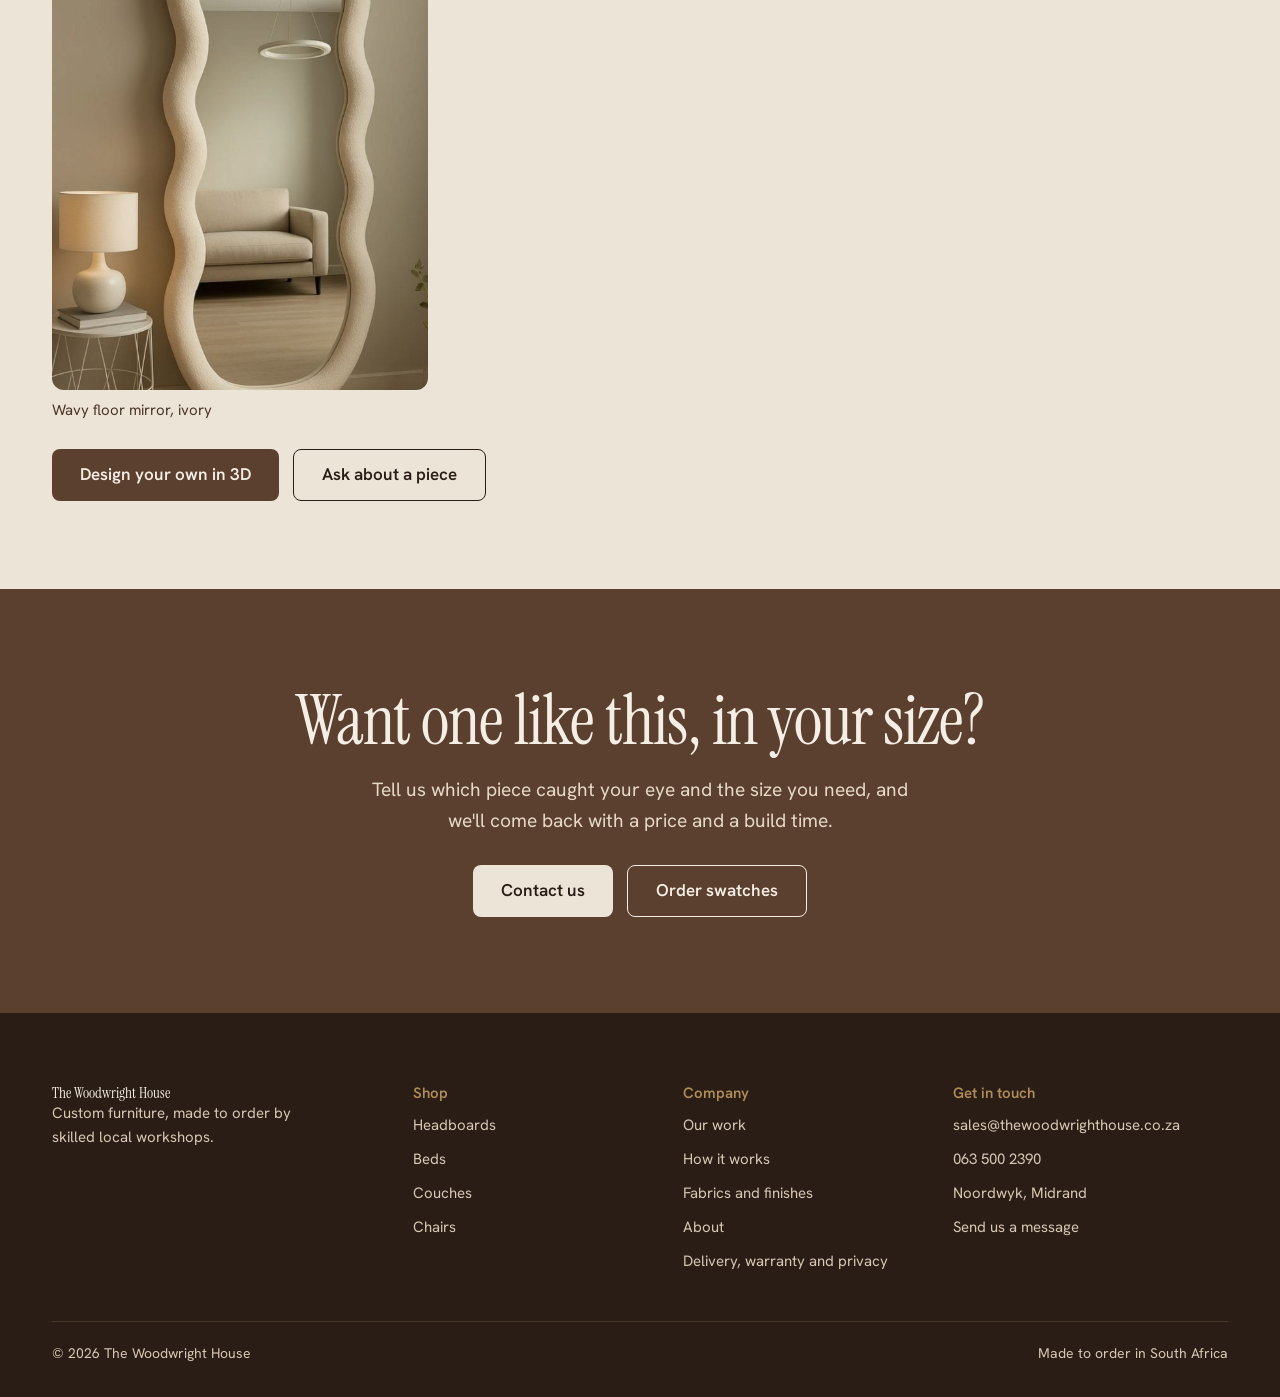
<file: gallery.html>
<!DOCTYPE html>
<html lang="en">
<head>
<meta charset="utf-8">
<meta name="viewport" content="width=device-width, initial-scale=1, viewport-fit=cover">
<title>Our work | The Woodwright House</title>
<meta name="description" content="Photographs of headboards, beds, couches and chairs built to order by The Woodwright House. Browse finished pieces and have one made in your size.">
<meta name="theme-color" content="#EDE4D8">
<meta property="og:title" content="Our work | The Woodwright House">
<meta property="og:description" content="Photographs of headboards, beds, couches and chairs built to order by The Woodwright House. Browse finished pieces and have one made in your size.">
<meta property="og:type" content="website">
<meta property="og:site_name" content="The Woodwright House">
<link rel="icon" href="data:image/svg+xml,%3Csvg xmlns='http://www.w3.org/2000/svg' viewBox='0 0 100 100'%3E%3Ctext y='.9em' font-size='90'%3E%F0%9F%AA%B5%3C/text%3E%3C/svg%3E">
<link rel="stylesheet" href="https://fonts.googleapis.com/css2?family=Hanken+Grotesk:wght@400;500;600&family=Instrument+Serif&display=swap">
<link rel="stylesheet" href="css/site.css">
</head>
<body data-page="gallery">
<a class="skip" href="#main">Skip to content</a>
<header class="site-head">
  <div class="wrap bar">
    <a class="brand" href="index.html">The Woodwright House</a>
    <button class="navbtn" id="navToggle" type="button" aria-expanded="false" aria-controls="nav" aria-label="Menu">
      <svg width="22" height="14" viewBox="0 0 22 14" fill="none" stroke="currentColor" stroke-width="2" stroke-linecap="round" aria-hidden="true"><path d="M1 1h20M1 7h20M1 13h20"/></svg>
    </button>
    <nav class="nav" id="nav" aria-label="Main">
      <a href="shop.html" data-nav="shop">Shop</a>
      <a href="gallery.html" data-nav="gallery" aria-current="page">Our work</a>
      <a href="fabrics.html" data-nav="fabrics">Fabrics</a>
      <a href="how-it-works.html" data-nav="how-it-works">How it works</a>
      <a href="about.html" data-nav="about">About</a>
      <a href="contact.html" data-nav="contact">Contact</a>
    </nav>
    <button class="quote-btn" type="button" data-open="quote">Your quote <span class="count quote-count">0</span></button>
  </div>
</header>
<main id="main">
<section class="sec">
  <div class="wrap">
    <div class="sec-head">
      <h1 class="title">Our work</h1>
      <p class="lede">Pieces built by the workshops we work with. Every one was made to order, so yours can be made in your size, your fabric and your finish. Seen something you like? Send us the piece and we'll quote it.</p>
    </div>
    <div class="chips" id="shotFilters" role="group" aria-label="Filter by kind of piece"></div>
    <p class="shot-count" id="shotCount" role="status"></p>
    <div class="shots" id="shots"></div>
    <div class="actions">
      <a class="btn" href="shop.html">Design your own in 3D</a>
      <a class="btn ghost" href="contact.html">Ask about a piece</a>
    </div>
  </div>
</section>

<section class="band">
  <div class="wrap">
    <h2>Want one like this, in your size?</h2>
    <p>Tell us which piece caught your eye and the size you need, and we'll come back with a price and a build time.</p>
    <div class="actions">
      <a class="btn light" href="contact.html">Contact us</a>
      <button class="btn ghost" type="button" data-open="swatches">Order swatches</button>
    </div>
  </div>
</section>
</main>
<footer class="site-foot">
  <div class="wrap">
    <div class="foot-grid">
      <div>
        <p class="foot-brand">The Woodwright House</p>
        <p>Custom furniture, made to order by skilled local workshops.</p>
      </div>
      <div>
        <h3>Shop</h3>
        <ul>
          <li><a href="shop.html?cat=headboard">Headboards</a></li>
          <li><a href="shop.html?cat=bed">Beds</a></li>
          <li><a href="shop.html?cat=couch">Couches</a></li>
          <li><a href="shop.html?cat=chair">Chairs</a></li>
        </ul>
      </div>
      <div>
        <h3>Company</h3>
        <ul>
          <li><a href="gallery.html">Our work</a></li>
          <li><a href="how-it-works.html">How it works</a></li>
          <li><a href="fabrics.html">Fabrics and finishes</a></li>
          <li><a href="about.html">About</a></li>
          <li><a href="policies.html">Delivery, warranty and privacy</a></li>
        </ul>
      </div>
      <div>
        <h3>Get in touch</h3>
        <ul>
          <li><a data-cfg="email" data-cfg-href="mailto"></a></li>
          <li><a data-cfg="phone" data-cfg-href="tel"></a></li>
          <li data-cfg="area"></li>
          <li><a href="contact.html">Send us a message</a></li>
        </ul>
      </div>
    </div>
    <div class="foot-bottom">
      <span>&copy; 2026 The Woodwright House</span>
      <span>Made to order in South Africa</span>
    </div>
  </div>
</footer>
<dialog id="dlg" aria-labelledby="dlgTitle">
  <div class="sheet">
    <div class="sheet-head">
      <h2 id="dlgTitle">Your quote</h2>
      <button class="tool" id="closeQuote" type="button" aria-label="Close quote">Close</button>
    </div>
    <ul class="items" id="items"></ul>
    <label class="f">Delivery area<select class="area-select"></select></label>
    <p class="est area-est"></p>
    <div class="lines">
      <div><span>Items</span><span id="subtotal">R0</span></div>
      <div><span id="areaLine">Delivery</span><span id="delivery">R0</span></div>
    </div>
    <div class="total"><span>Estimated total</span><span id="total">R0</span></div>
    <div class="dialog-actions">
      <a class="btn" id="wa" href="#" target="_blank" rel="noopener">Send on WhatsApp</a>
      <button class="btn ghost" id="copy" type="button">Copy summary</button>
    </div>
    <p class="status" id="status" role="status"></p>
    <details class="dep" id="dep">
      <summary>Ready to pay your deposit?</summary>
      <p>Only pay once we've confirmed your final quote in writing. Use your reference so we can match the payment.</p>
      <dl>
        <dt>Deposit</dt><dd id="depAmt"></dd>
        <dt>Bank</dt><dd id="bBank"></dd>
        <dt>Account name</dt><dd id="bName"></dd>
        <dt>Account number</dt><dd id="bNum"></dd>
        <dt>Branch code</dt><dd id="bBranch"></dd>
        <dt>Reference</dt><dd id="bRef"></dd>
      </dl>
      <a class="btn ghost small" id="paid" href="#" target="_blank" rel="noopener">I've paid, send proof</a>
      <p>Card payments are coming soon.</p>
    </details>
  </div>
</dialog>

<dialog id="sdlg" aria-labelledby="sdlgTitle">
  <div class="sheet">
    <div class="sheet-head">
      <h2 id="sdlgTitle">Order swatches</h2>
      <button class="tool" id="closeSw" type="button" aria-label="Close swatch request">Close</button>
    </div>
    <p class="lead">Tick the fabrics you'd like to see. We'll send small samples so you can check the colours in your own light.</p>
    <div class="checks" id="swChecks"></div>
    <label class="f">Your name<input type="text" id="swName" autocomplete="name"></label>
    <label class="f">Delivery address<textarea id="swAddr" autocomplete="street-address"></textarea></label>
    <label class="f">Phone number<input type="tel" id="swPhone" autocomplete="tel"></label>
    <a class="btn" id="swSend" href="#" target="_blank" rel="noopener">Send on WhatsApp</a>
    <p class="status" id="swStatus" role="status"></p>
  </div>
</dialog>
<script src="js/data.js"></script>
<script src="js/site.js"></script>
</body>
</html>
</file>
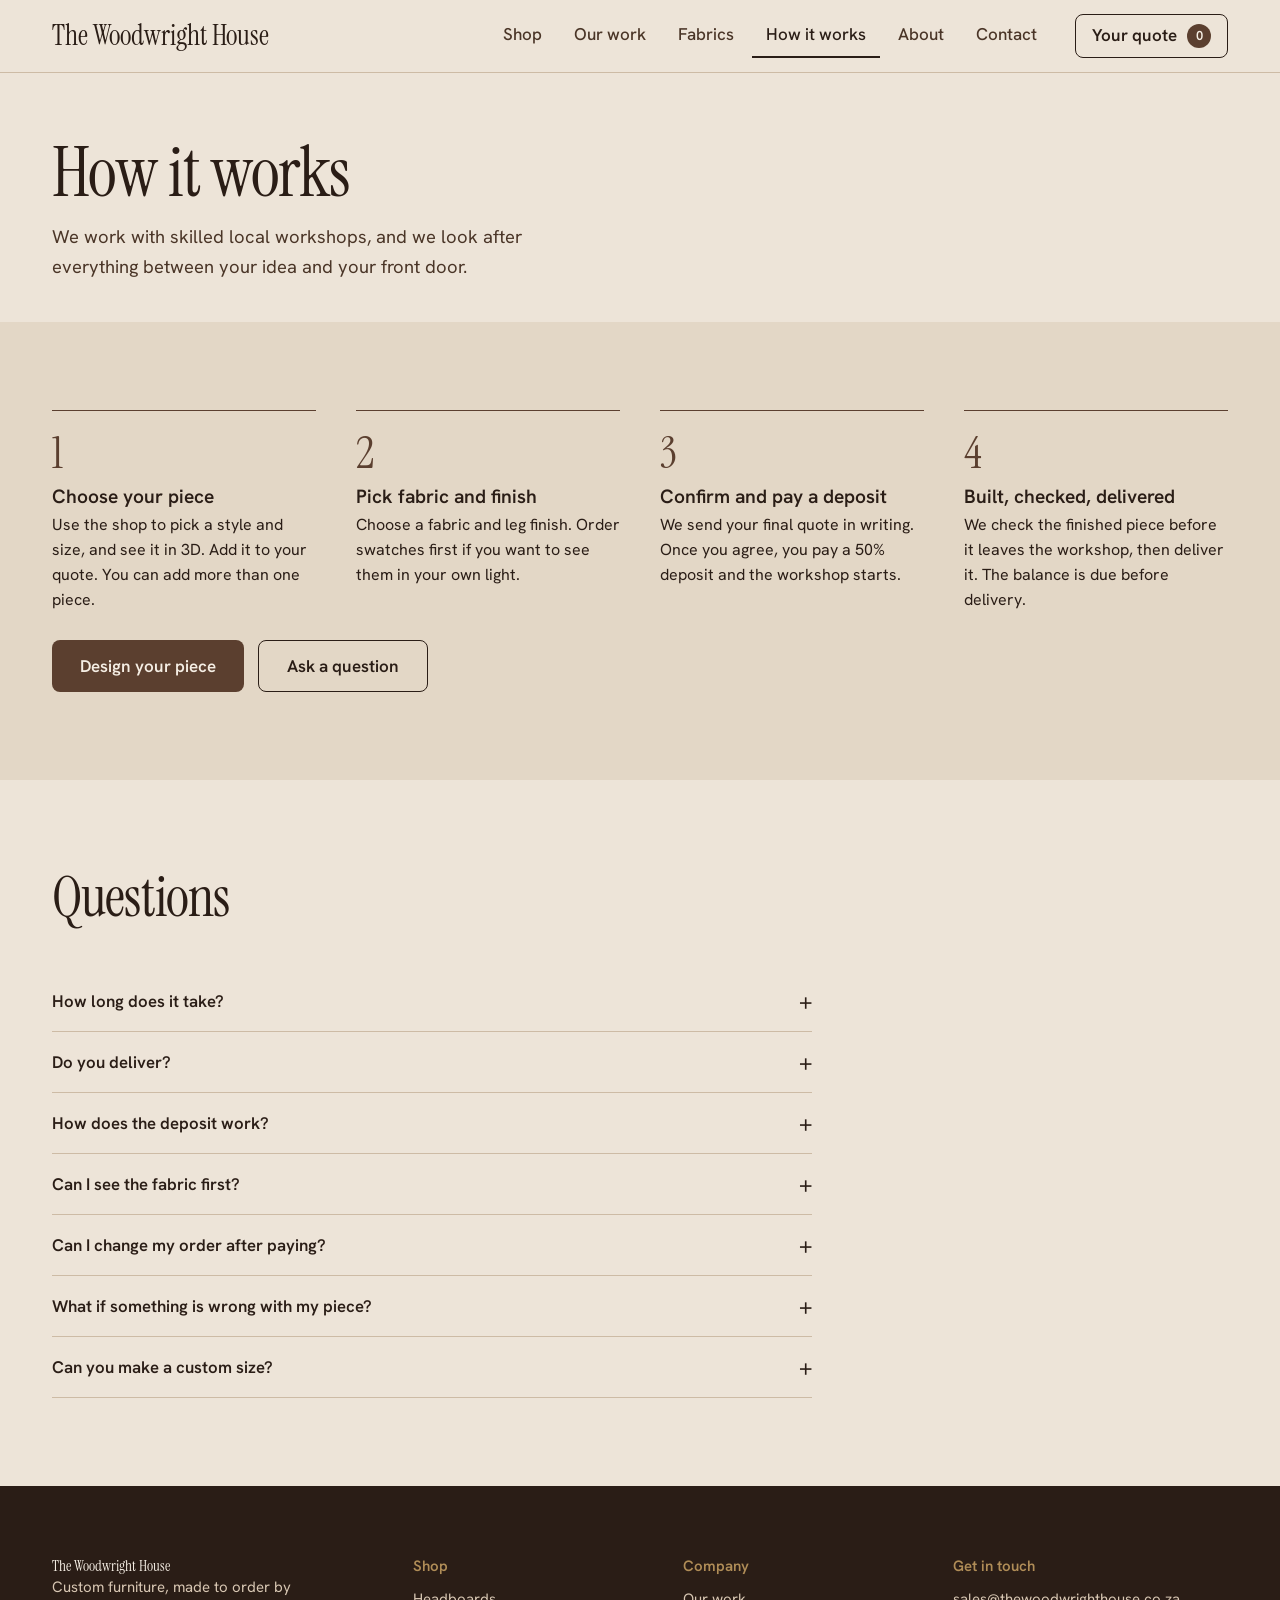
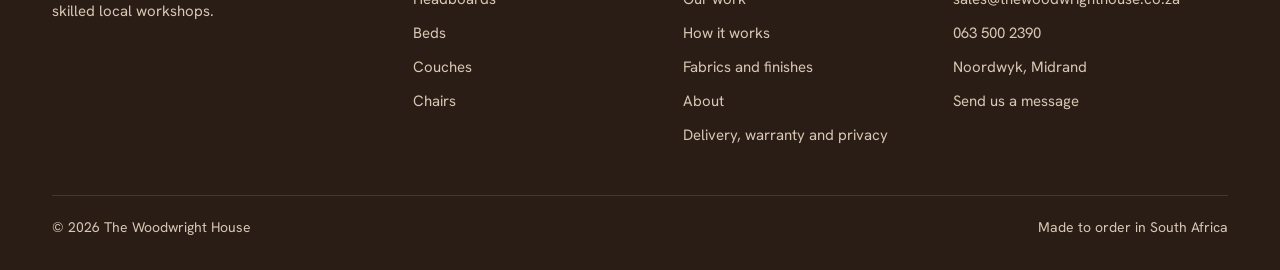
<file: how-it-works.html>
<!DOCTYPE html>
<html lang="en">
<head>
<meta charset="utf-8">
<meta name="viewport" content="width=device-width, initial-scale=1, viewport-fit=cover">
<title>How it works | The Woodwright House</title>
<meta name="description" content="How ordering custom furniture from The Woodwright House works: choose, confirm your quote, pay a deposit, and we build, inspect and deliver.">
<meta name="theme-color" content="#EDE4D8">
<meta property="og:title" content="How it works | The Woodwright House">
<meta property="og:description" content="How ordering custom furniture from The Woodwright House works: choose, confirm your quote, pay a deposit, and we build, inspect and deliver.">
<meta property="og:type" content="website">
<meta property="og:site_name" content="The Woodwright House">
<link rel="icon" href="data:image/svg+xml,%3Csvg xmlns='http://www.w3.org/2000/svg' viewBox='0 0 100 100'%3E%3Ctext y='.9em' font-size='90'%3E%F0%9F%AA%B5%3C/text%3E%3C/svg%3E">
<link rel="stylesheet" href="https://fonts.googleapis.com/css2?family=Hanken+Grotesk:wght@400;500;600&family=Instrument+Serif&display=swap">
<link rel="stylesheet" href="css/site.css">
</head>
<body data-page="how-it-works">
<a class="skip" href="#main">Skip to content</a>
<header class="site-head">
  <div class="wrap bar">
    <a class="brand" href="index.html">The Woodwright House</a>
    <button class="navbtn" id="navToggle" type="button" aria-expanded="false" aria-controls="nav" aria-label="Menu">
      <svg width="22" height="14" viewBox="0 0 22 14" fill="none" stroke="currentColor" stroke-width="2" stroke-linecap="round" aria-hidden="true"><path d="M1 1h20M1 7h20M1 13h20"/></svg>
    </button>
    <nav class="nav" id="nav" aria-label="Main">
      <a href="shop.html" data-nav="shop">Shop</a>
      <a href="gallery.html" data-nav="gallery">Our work</a>
      <a href="fabrics.html" data-nav="fabrics">Fabrics</a>
      <a href="how-it-works.html" data-nav="how-it-works" aria-current="page">How it works</a>
      <a href="about.html" data-nav="about">About</a>
      <a href="contact.html" data-nav="contact">Contact</a>
    </nav>
    <button class="quote-btn" type="button" data-open="quote">Your quote <span class="count quote-count">0</span></button>
  </div>
</header>
<main id="main">
<section class="pagehead">
  <div class="wrap">
    <h1>How it works</h1>
    <p class="lede">We work with skilled local workshops, and we look after everything between your idea and your front door.</p>
  </div>
</section>

<section class="sec tint">
  <div class="wrap">
    <div class="steps">
      <div class="step"><div class="n">1</div><h3>Choose your piece</h3><p>Use the shop to pick a style and size, and see it in 3D. Add it to your quote. You can add more than one piece.</p></div>
      <div class="step"><div class="n">2</div><h3>Pick fabric and finish</h3><p>Choose a fabric and leg finish. Order swatches first if you want to see them in your own light.</p></div>
      <div class="step"><div class="n">3</div><h3>Confirm and pay a deposit</h3><p>We send your final quote in writing. Once you agree, you pay a <span data-cfg="depositPct"></span>% deposit and the workshop starts.</p></div>
      <div class="step"><div class="n">4</div><h3>Built, checked, delivered</h3><p>We check the finished piece before it leaves the workshop, then deliver it. The balance is due before delivery.</p></div>
    </div>
    <div class="actions">
      <a class="btn" href="shop.html">Design your piece</a>
      <a class="btn ghost" href="contact.html">Ask a question</a>
    </div>
  </div>
</section>

<section class="sec">
  <div class="wrap">
    <div class="sec-head"><h2 class="title">Questions</h2></div>
    <div class="faq">
      <details><summary>How long does it take?</summary><p>Every piece is made to order, so it takes time. Most orders are ready in <span data-cfg="lead"></span> weeks from your deposit. We confirm the date in your quote.</p></details>
      <details><summary>Do you deliver?</summary><p>Yes. We deliver to <span data-cfg="areas"></span>. Delivery is priced by area and shown in your quote. For anywhere else, ask us and we'll quote it.</p></details>
      <details><summary>How does the deposit work?</summary><p>Once you agree the final quote, you pay <span data-cfg="depositPct"></span>% to start the build. The balance is paid before delivery. We give you a payment reference so we can match your payment.</p></details>
      <details><summary>Can I see the fabric first?</summary><p>Yes. Order swatches and we'll send small samples so you can check the colours at home before you commit.</p></details>
      <details><summary>Can I change my order after paying?</summary><p>[YOUR POLICY. For example: changes are possible until the workshop starts cutting, after that the piece is made just for you.]</p></details>
      <details><summary>What if something is wrong with my piece?</summary><p>We inspect every piece before it leaves the workshop. If something is wrong when it arrives, tell us and we'll put it right. Your frame is covered by a warranty of <span data-cfg="warranty"></span>.</p></details>
      <details><summary>Can you make a custom size?</summary><p>Often, yes. Send us your measurements through the contact page and we'll confirm with the workshop.</p></details>
    </div>
  </div>
</section>
</main>
<footer class="site-foot">
  <div class="wrap">
    <div class="foot-grid">
      <div>
        <p class="foot-brand">The Woodwright House</p>
        <p>Custom furniture, made to order by skilled local workshops.</p>
      </div>
      <div>
        <h3>Shop</h3>
        <ul>
          <li><a href="shop.html?cat=headboard">Headboards</a></li>
          <li><a href="shop.html?cat=bed">Beds</a></li>
          <li><a href="shop.html?cat=couch">Couches</a></li>
          <li><a href="shop.html?cat=chair">Chairs</a></li>
        </ul>
      </div>
      <div>
        <h3>Company</h3>
        <ul>
          <li><a href="gallery.html">Our work</a></li>
          <li><a href="how-it-works.html">How it works</a></li>
          <li><a href="fabrics.html">Fabrics and finishes</a></li>
          <li><a href="about.html">About</a></li>
          <li><a href="policies.html">Delivery, warranty and privacy</a></li>
        </ul>
      </div>
      <div>
        <h3>Get in touch</h3>
        <ul>
          <li><a data-cfg="email" data-cfg-href="mailto"></a></li>
          <li><a data-cfg="phone" data-cfg-href="tel"></a></li>
          <li data-cfg="area"></li>
          <li><a href="contact.html">Send us a message</a></li>
        </ul>
      </div>
    </div>
    <div class="foot-bottom">
      <span>&copy; 2026 The Woodwright House</span>
      <span>Made to order in South Africa</span>
    </div>
  </div>
</footer>
<dialog id="dlg" aria-labelledby="dlgTitle">
  <div class="sheet">
    <div class="sheet-head">
      <h2 id="dlgTitle">Your quote</h2>
      <button class="tool" id="closeQuote" type="button" aria-label="Close quote">Close</button>
    </div>
    <ul class="items" id="items"></ul>
    <label class="f">Delivery area<select class="area-select"></select></label>
    <p class="est area-est"></p>
    <div class="lines">
      <div><span>Items</span><span id="subtotal">R0</span></div>
      <div><span id="areaLine">Delivery</span><span id="delivery">R0</span></div>
    </div>
    <div class="total"><span>Estimated total</span><span id="total">R0</span></div>
    <div class="dialog-actions">
      <a class="btn" id="wa" href="#" target="_blank" rel="noopener">Send on WhatsApp</a>
      <button class="btn ghost" id="copy" type="button">Copy summary</button>
    </div>
    <p class="status" id="status" role="status"></p>
    <details class="dep" id="dep">
      <summary>Ready to pay your deposit?</summary>
      <p>Only pay once we've confirmed your final quote in writing. Use your reference so we can match the payment.</p>
      <dl>
        <dt>Deposit</dt><dd id="depAmt"></dd>
        <dt>Bank</dt><dd id="bBank"></dd>
        <dt>Account name</dt><dd id="bName"></dd>
        <dt>Account number</dt><dd id="bNum"></dd>
        <dt>Branch code</dt><dd id="bBranch"></dd>
        <dt>Reference</dt><dd id="bRef"></dd>
      </dl>
      <a class="btn ghost small" id="paid" href="#" target="_blank" rel="noopener">I've paid, send proof</a>
      <p>Card payments are coming soon.</p>
    </details>
  </div>
</dialog>

<dialog id="sdlg" aria-labelledby="sdlgTitle">
  <div class="sheet">
    <div class="sheet-head">
      <h2 id="sdlgTitle">Order swatches</h2>
      <button class="tool" id="closeSw" type="button" aria-label="Close swatch request">Close</button>
    </div>
    <p class="lead">Tick the fabrics you'd like to see. We'll send small samples so you can check the colours in your own light.</p>
    <div class="checks" id="swChecks"></div>
    <label class="f">Your name<input type="text" id="swName" autocomplete="name"></label>
    <label class="f">Delivery address<textarea id="swAddr" autocomplete="street-address"></textarea></label>
    <label class="f">Phone number<input type="tel" id="swPhone" autocomplete="tel"></label>
    <a class="btn" id="swSend" href="#" target="_blank" rel="noopener">Send on WhatsApp</a>
    <p class="status" id="swStatus" role="status"></p>
  </div>
</dialog>
<script src="js/data.js"></script>
<script src="js/site.js"></script>
</body>
</html>
</file>
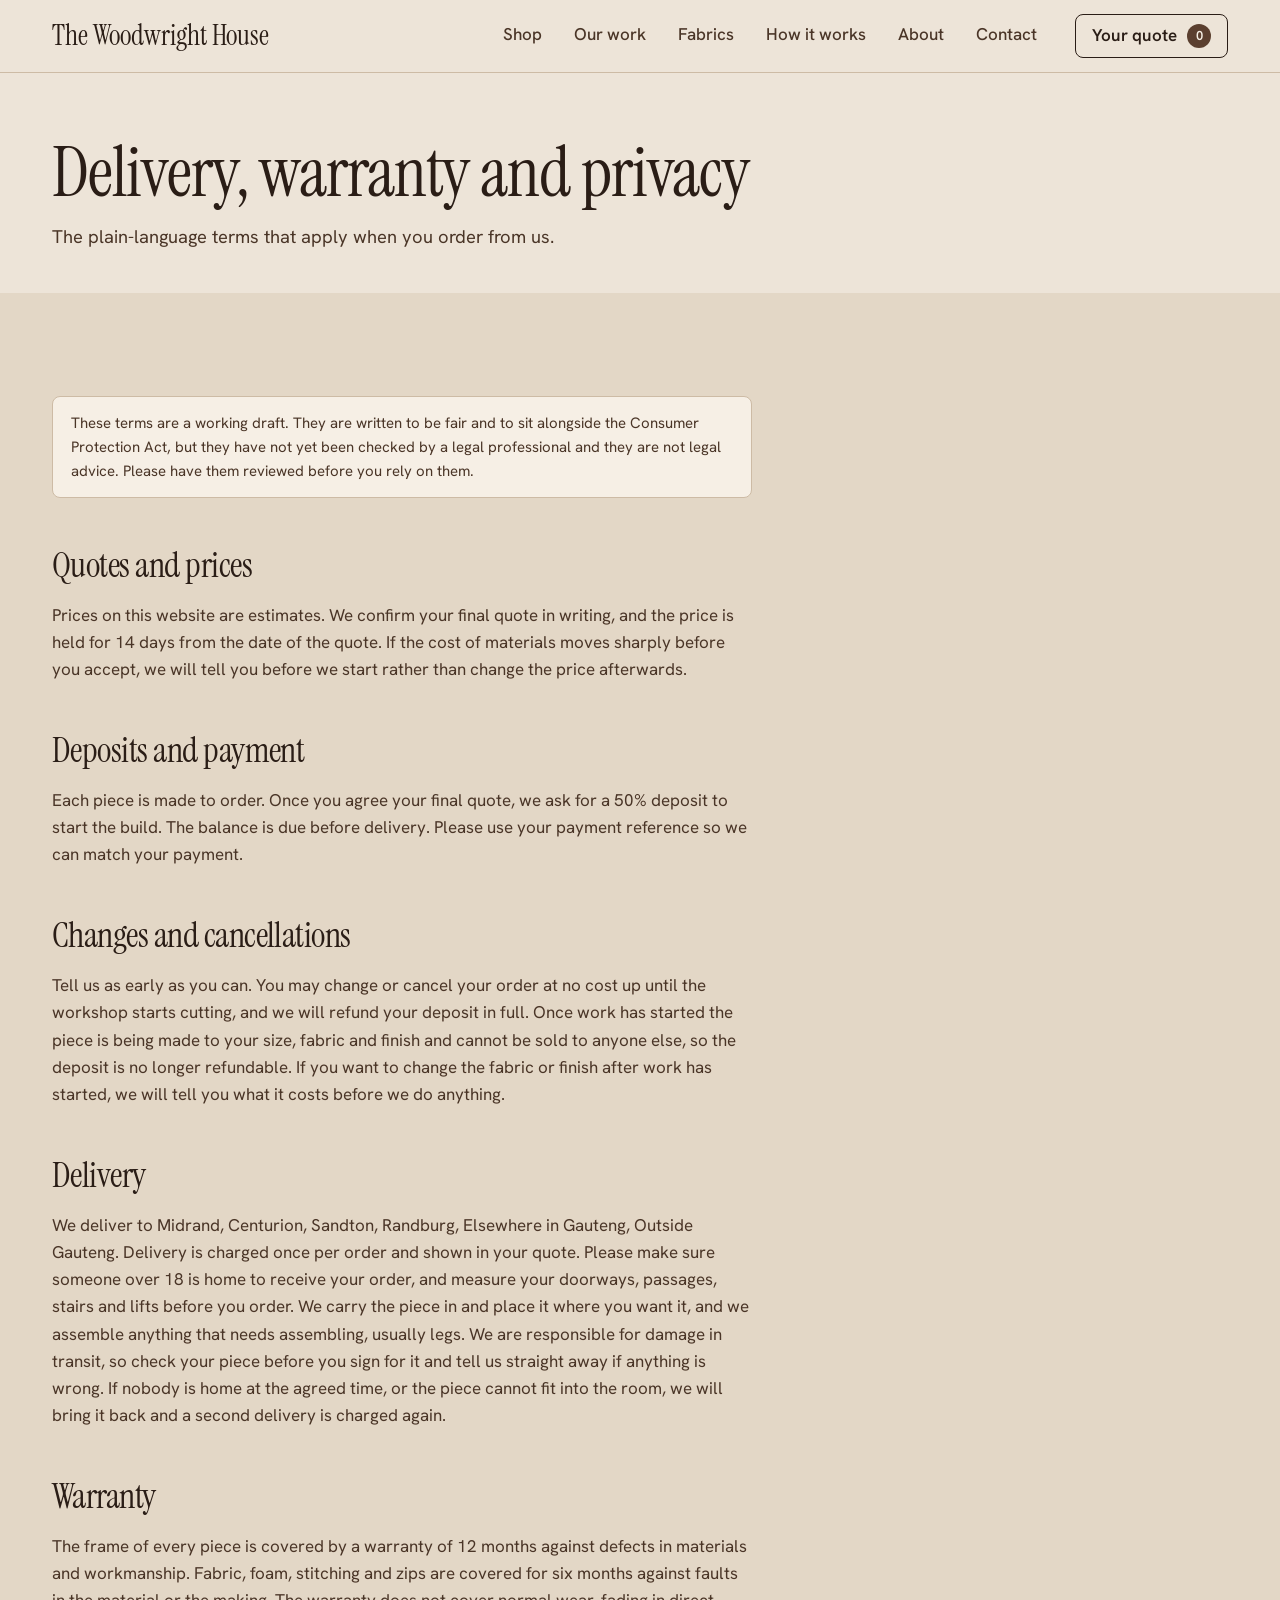
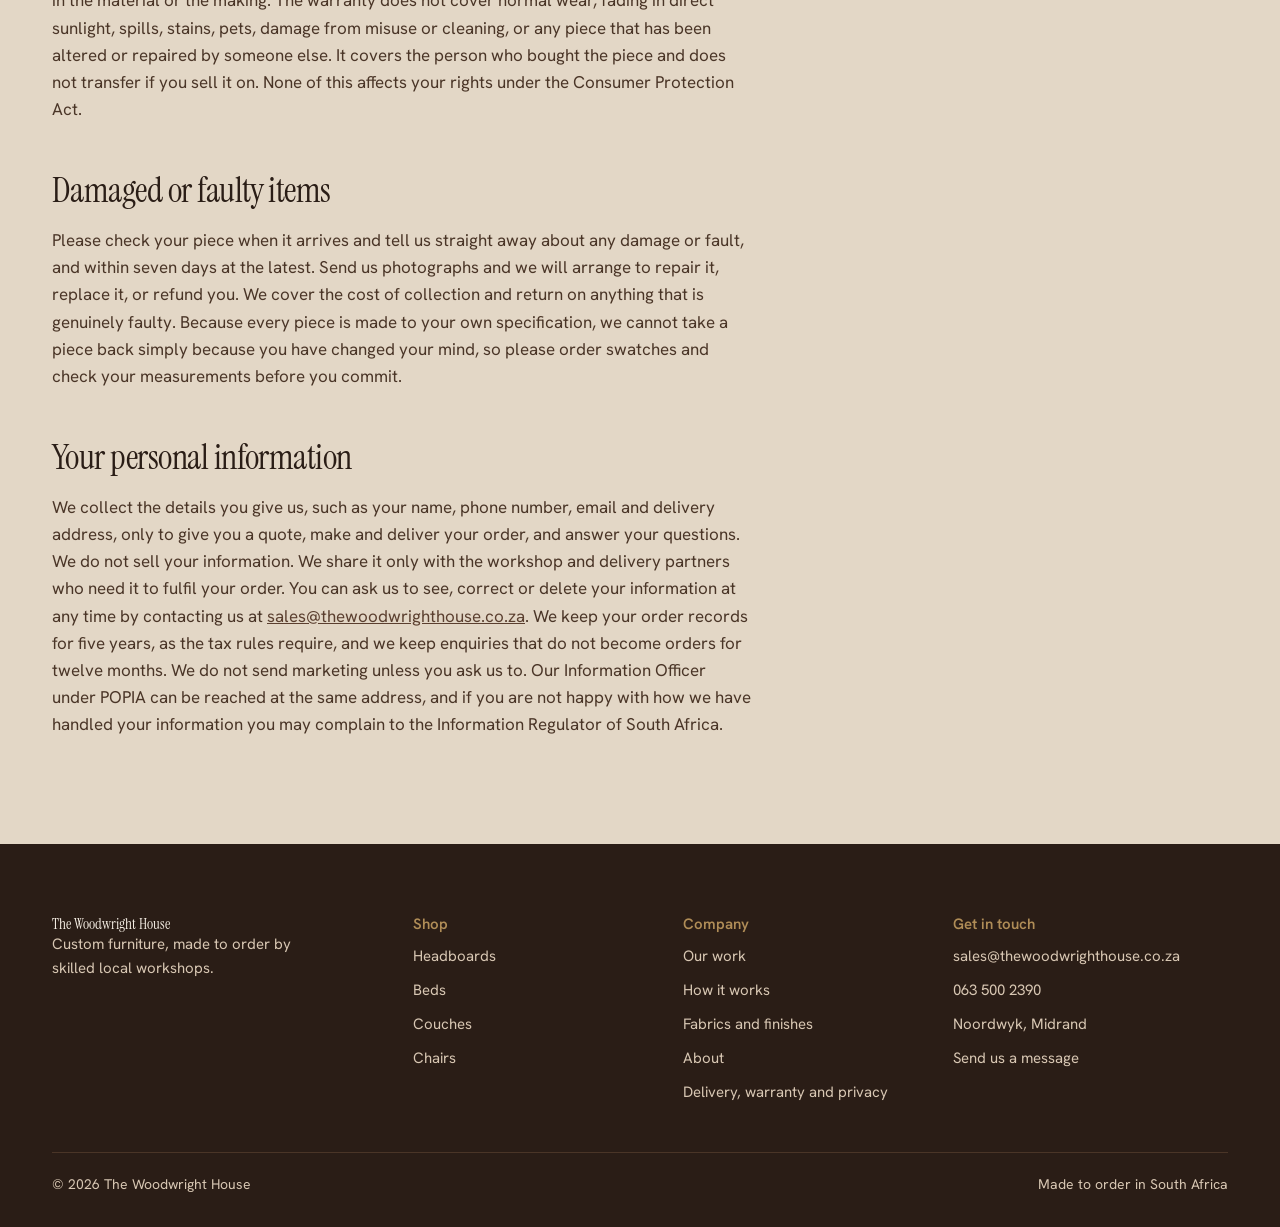
<file: policies.html>
<!DOCTYPE html>
<html lang="en">
<head>
<meta charset="utf-8">
<meta name="viewport" content="width=device-width, initial-scale=1, viewport-fit=cover">
<title>Delivery, warranty and privacy | The Woodwright House</title>
<meta name="description" content="Our delivery, deposit, cancellation, warranty and privacy policies at The Woodwright House.">
<meta name="theme-color" content="#EDE4D8">
<meta property="og:title" content="Delivery, warranty and privacy | The Woodwright House">
<meta property="og:description" content="Our delivery, deposit, cancellation, warranty and privacy policies at The Woodwright House.">
<meta property="og:type" content="website">
<meta property="og:site_name" content="The Woodwright House">
<link rel="icon" href="data:image/svg+xml,%3Csvg xmlns='http://www.w3.org/2000/svg' viewBox='0 0 100 100'%3E%3Ctext y='.9em' font-size='90'%3E%F0%9F%AA%B5%3C/text%3E%3C/svg%3E">
<link rel="stylesheet" href="https://fonts.googleapis.com/css2?family=Hanken+Grotesk:wght@400;500;600&family=Instrument+Serif&display=swap">
<link rel="stylesheet" href="css/site.css">
</head>
<body data-page="policies">
<a class="skip" href="#main">Skip to content</a>
<header class="site-head">
  <div class="wrap bar">
    <a class="brand" href="index.html">The Woodwright House</a>
    <button class="navbtn" id="navToggle" type="button" aria-expanded="false" aria-controls="nav" aria-label="Menu">
      <svg width="22" height="14" viewBox="0 0 22 14" fill="none" stroke="currentColor" stroke-width="2" stroke-linecap="round" aria-hidden="true"><path d="M1 1h20M1 7h20M1 13h20"/></svg>
    </button>
    <nav class="nav" id="nav" aria-label="Main">
      <a href="shop.html" data-nav="shop">Shop</a>
      <a href="gallery.html" data-nav="gallery">Our work</a>
      <a href="fabrics.html" data-nav="fabrics">Fabrics</a>
      <a href="how-it-works.html" data-nav="how-it-works">How it works</a>
      <a href="about.html" data-nav="about">About</a>
      <a href="contact.html" data-nav="contact">Contact</a>
    </nav>
    <button class="quote-btn" type="button" data-open="quote">Your quote <span class="count quote-count">0</span></button>
  </div>
</header>
<main id="main">
<section class="pagehead">
  <div class="wrap">
    <h1>Delivery, warranty and privacy</h1>
    <p class="lede">The plain-language terms that apply when you order from us.</p>
  </div>
</section>

<section class="sec tint">
  <div class="wrap">
    <div class="prose">
      <p class="draft">These terms are a working draft. They are written to be fair and to sit alongside the Consumer Protection Act, but they have not yet been checked by a legal professional and they are not legal advice. Please have them reviewed before you rely on them.</p>

      <h2>Quotes and prices</h2>
      <p>Prices on this website are estimates. We confirm your final quote in writing, and the price is held for 14 days from the date of the quote. If the cost of materials moves sharply before you accept, we will tell you before we start rather than change the price afterwards.</p>

      <h2>Deposits and payment</h2>
      <p>Each piece is made to order. Once you agree your final quote, we ask for a <span data-cfg="depositPct"></span>% deposit to start the build. The balance is due before delivery. Please use your payment reference so we can match your payment.</p>

      <h2>Changes and cancellations</h2>
      <p>Tell us as early as you can. You may change or cancel your order at no cost up until the workshop starts cutting, and we will refund your deposit in full. Once work has started the piece is being made to your size, fabric and finish and cannot be sold to anyone else, so the deposit is no longer refundable. If you want to change the fabric or finish after work has started, we will tell you what it costs before we do anything.</p>

      <h2>Delivery</h2>
      <p>We deliver to <span data-cfg="areas"></span>. Delivery is charged once per order and shown in your quote. Please make sure someone over 18 is home to receive your order, and measure your doorways, passages, stairs and lifts before you order. We carry the piece in and place it where you want it, and we assemble anything that needs assembling, usually legs. We are responsible for damage in transit, so check your piece before you sign for it and tell us straight away if anything is wrong. If nobody is home at the agreed time, or the piece cannot fit into the room, we will bring it back and a second delivery is charged again.</p>

      <h2>Warranty</h2>
      <p>The frame of every piece is covered by a warranty of <span data-cfg="warranty"></span> against defects in materials and workmanship. Fabric, foam, stitching and zips are covered for six months against faults in the material or the making. The warranty does not cover normal wear, fading in direct sunlight, spills, stains, pets, damage from misuse or cleaning, or any piece that has been altered or repaired by someone else. It covers the person who bought the piece and does not transfer if you sell it on. None of this affects your rights under the Consumer Protection Act.</p>

      <h2>Damaged or faulty items</h2>
      <p>Please check your piece when it arrives and tell us straight away about any damage or fault, and within seven days at the latest. Send us photographs and we will arrange to repair it, replace it, or refund you. We cover the cost of collection and return on anything that is genuinely faulty. Because every piece is made to your own specification, we cannot take a piece back simply because you have changed your mind, so please order swatches and check your measurements before you commit.</p>

      <h2>Your personal information</h2>
      <p>We collect the details you give us, such as your name, phone number, email and delivery address, only to give you a quote, make and deliver your order, and answer your questions. We do not sell your information. We share it only with the workshop and delivery partners who need it to fulfil your order. You can ask us to see, correct or delete your information at any time by contacting us at <a data-cfg="email" data-cfg-href="mailto"></a>. We keep your order records for five years, as the tax rules require, and we keep enquiries that do not become orders for twelve months. We do not send marketing unless you ask us to. Our Information Officer under POPIA can be reached at the same address, and if you are not happy with how we have handled your information you may complain to the Information Regulator of South Africa.</p>
    </div>
  </div>
</section>
</main>
<footer class="site-foot">
  <div class="wrap">
    <div class="foot-grid">
      <div>
        <p class="foot-brand">The Woodwright House</p>
        <p>Custom furniture, made to order by skilled local workshops.</p>
      </div>
      <div>
        <h3>Shop</h3>
        <ul>
          <li><a href="shop.html?cat=headboard">Headboards</a></li>
          <li><a href="shop.html?cat=bed">Beds</a></li>
          <li><a href="shop.html?cat=couch">Couches</a></li>
          <li><a href="shop.html?cat=chair">Chairs</a></li>
        </ul>
      </div>
      <div>
        <h3>Company</h3>
        <ul>
          <li><a href="gallery.html">Our work</a></li>
          <li><a href="how-it-works.html">How it works</a></li>
          <li><a href="fabrics.html">Fabrics and finishes</a></li>
          <li><a href="about.html">About</a></li>
          <li><a href="policies.html">Delivery, warranty and privacy</a></li>
        </ul>
      </div>
      <div>
        <h3>Get in touch</h3>
        <ul>
          <li><a data-cfg="email" data-cfg-href="mailto"></a></li>
          <li><a data-cfg="phone" data-cfg-href="tel"></a></li>
          <li data-cfg="area"></li>
          <li><a href="contact.html">Send us a message</a></li>
        </ul>
      </div>
    </div>
    <div class="foot-bottom">
      <span>&copy; 2026 The Woodwright House</span>
      <span>Made to order in South Africa</span>
    </div>
  </div>
</footer>
<dialog id="dlg" aria-labelledby="dlgTitle">
  <div class="sheet">
    <div class="sheet-head">
      <h2 id="dlgTitle">Your quote</h2>
      <button class="tool" id="closeQuote" type="button" aria-label="Close quote">Close</button>
    </div>
    <ul class="items" id="items"></ul>
    <label class="f">Delivery area<select class="area-select"></select></label>
    <p class="est area-est"></p>
    <div class="lines">
      <div><span>Items</span><span id="subtotal">R0</span></div>
      <div><span id="areaLine">Delivery</span><span id="delivery">R0</span></div>
    </div>
    <div class="total"><span>Estimated total</span><span id="total">R0</span></div>
    <div class="dialog-actions">
      <a class="btn" id="wa" href="#" target="_blank" rel="noopener">Send on WhatsApp</a>
      <button class="btn ghost" id="copy" type="button">Copy summary</button>
    </div>
    <p class="status" id="status" role="status"></p>
    <details class="dep" id="dep">
      <summary>Ready to pay your deposit?</summary>
      <p>Only pay once we've confirmed your final quote in writing. Use your reference so we can match the payment.</p>
      <dl>
        <dt>Deposit</dt><dd id="depAmt"></dd>
        <dt>Bank</dt><dd id="bBank"></dd>
        <dt>Account name</dt><dd id="bName"></dd>
        <dt>Account number</dt><dd id="bNum"></dd>
        <dt>Branch code</dt><dd id="bBranch"></dd>
        <dt>Reference</dt><dd id="bRef"></dd>
      </dl>
      <a class="btn ghost small" id="paid" href="#" target="_blank" rel="noopener">I've paid, send proof</a>
      <p>Card payments are coming soon.</p>
    </details>
  </div>
</dialog>

<dialog id="sdlg" aria-labelledby="sdlgTitle">
  <div class="sheet">
    <div class="sheet-head">
      <h2 id="sdlgTitle">Order swatches</h2>
      <button class="tool" id="closeSw" type="button" aria-label="Close swatch request">Close</button>
    </div>
    <p class="lead">Tick the fabrics you'd like to see. We'll send small samples so you can check the colours in your own light.</p>
    <div class="checks" id="swChecks"></div>
    <label class="f">Your name<input type="text" id="swName" autocomplete="name"></label>
    <label class="f">Delivery address<textarea id="swAddr" autocomplete="street-address"></textarea></label>
    <label class="f">Phone number<input type="tel" id="swPhone" autocomplete="tel"></label>
    <a class="btn" id="swSend" href="#" target="_blank" rel="noopener">Send on WhatsApp</a>
    <p class="status" id="swStatus" role="status"></p>
  </div>
</dialog>
<script src="js/data.js"></script>
<script src="js/site.js"></script>
</body>
</html>
</file>
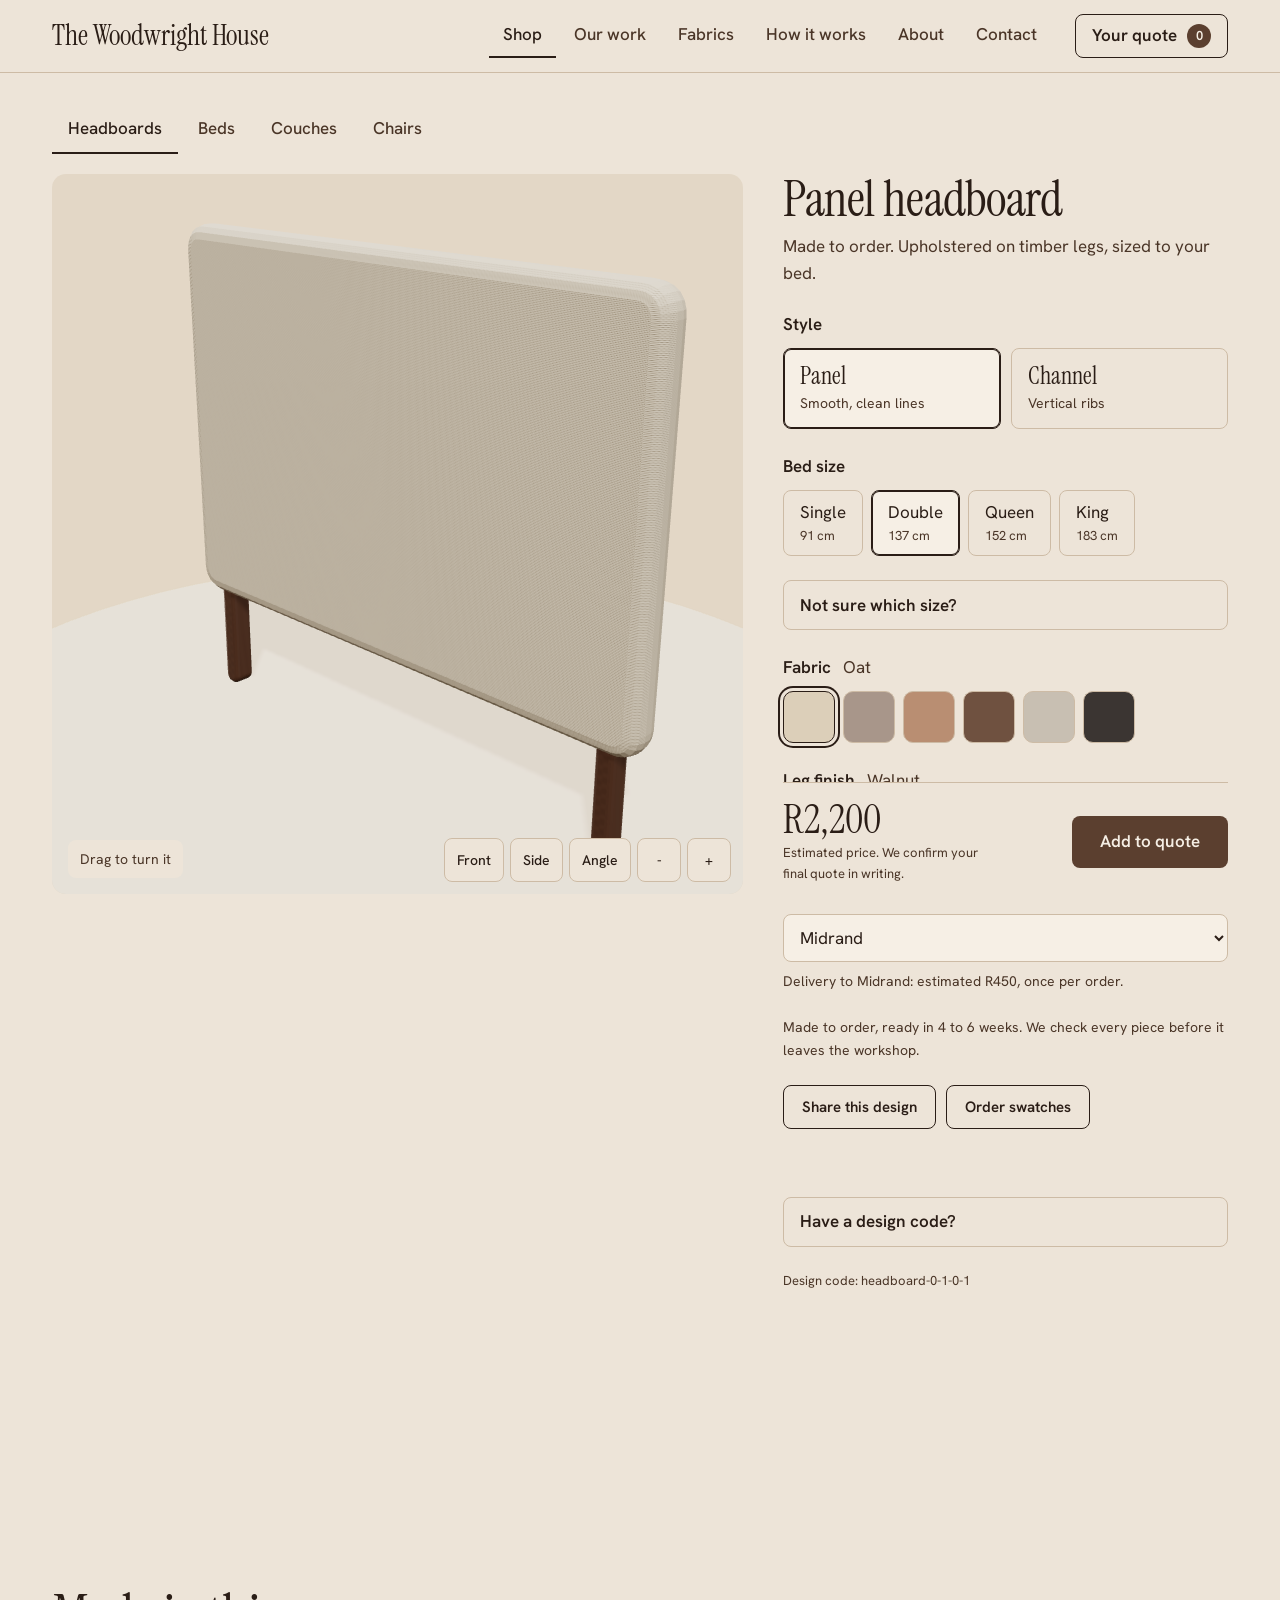
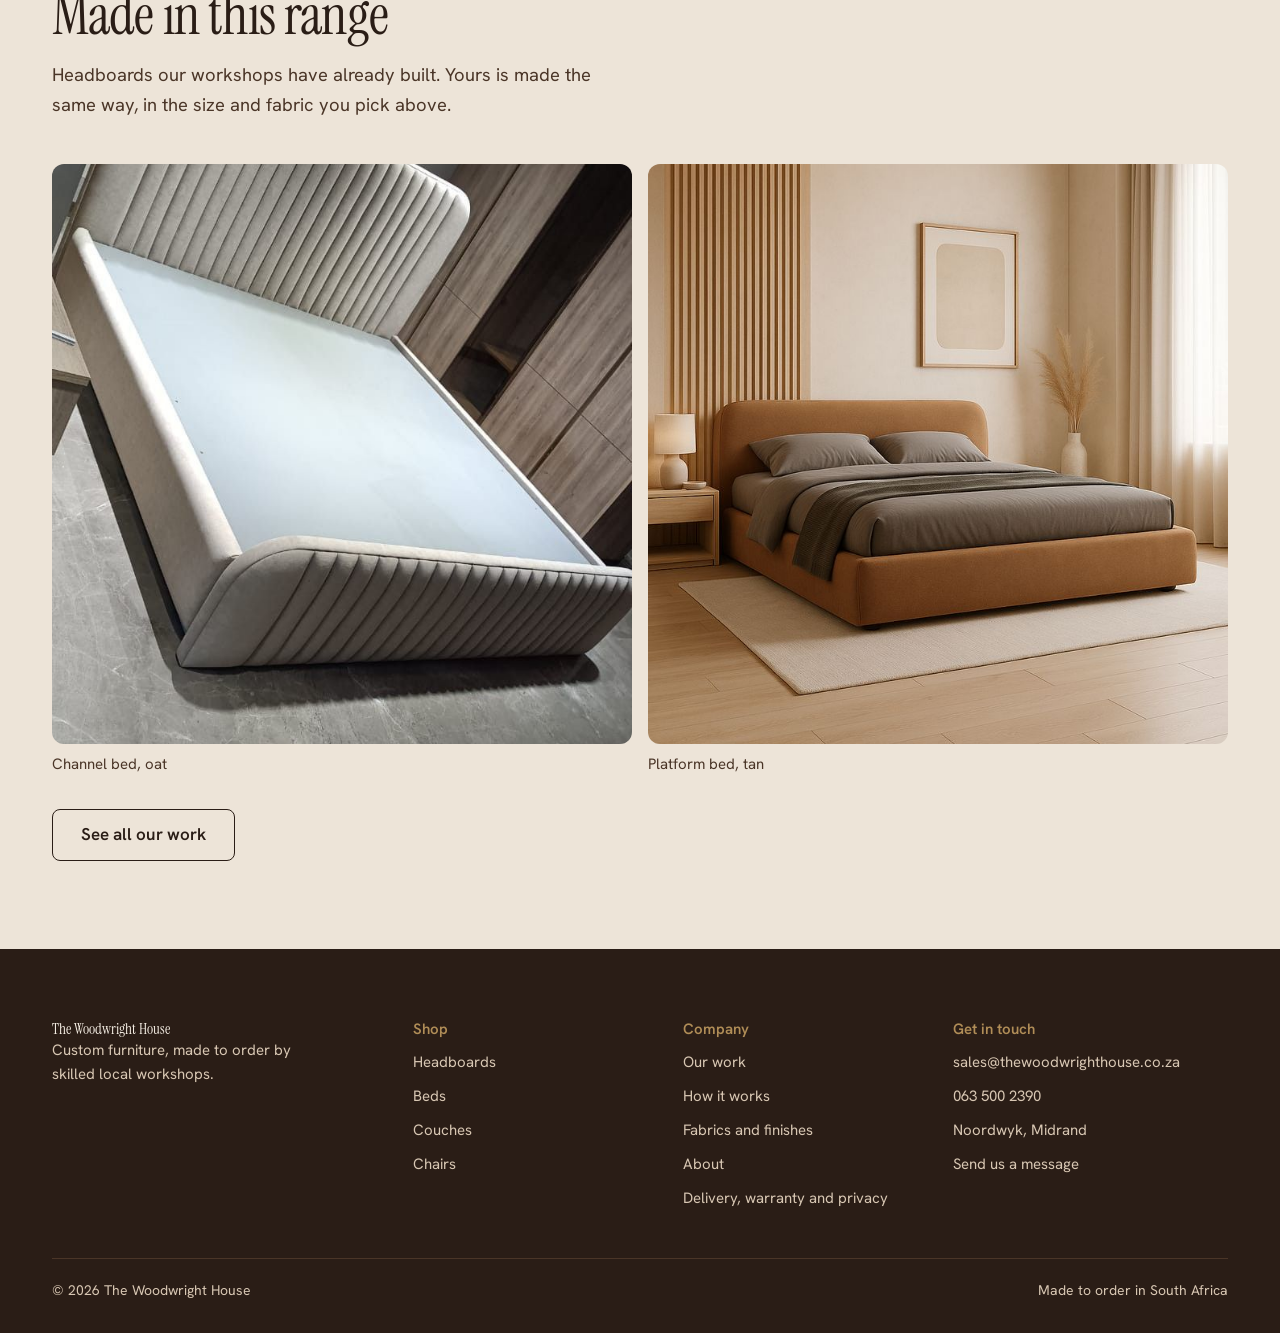
<file: shop.html>
<!DOCTYPE html>
<html lang="en">
<head>
<meta charset="utf-8">
<meta name="viewport" content="width=device-width, initial-scale=1, viewport-fit=cover">
<title>Shop | The Woodwright House</title>
<meta name="description" content="Design your headboard, bed, couch or chair in 3D. Choose the style, size, fabric and finish, see the price, and add it to your quote.">
<meta name="theme-color" content="#EDE4D8">
<meta property="og:title" content="Shop | The Woodwright House">
<meta property="og:description" content="Design your headboard, bed, couch or chair in 3D. Choose the style, size, fabric and finish, see the price, and add it to your quote.">
<meta property="og:type" content="website">
<meta property="og:site_name" content="The Woodwright House">
<link rel="icon" href="data:image/svg+xml,%3Csvg xmlns='http://www.w3.org/2000/svg' viewBox='0 0 100 100'%3E%3Ctext y='.9em' font-size='90'%3E%F0%9F%AA%B5%3C/text%3E%3C/svg%3E">
<link rel="stylesheet" href="https://fonts.googleapis.com/css2?family=Hanken+Grotesk:wght@400;500;600&family=Instrument+Serif&display=swap">
<link rel="stylesheet" href="css/site.css">
</head>
<body data-page="shop">
<a class="skip" href="#main">Skip to content</a>
<header class="site-head">
  <div class="wrap bar">
    <a class="brand" href="index.html">The Woodwright House</a>
    <button class="navbtn" id="navToggle" type="button" aria-expanded="false" aria-controls="nav" aria-label="Menu">
      <svg width="22" height="14" viewBox="0 0 22 14" fill="none" stroke="currentColor" stroke-width="2" stroke-linecap="round" aria-hidden="true"><path d="M1 1h20M1 7h20M1 13h20"/></svg>
    </button>
    <nav class="nav" id="nav" aria-label="Main">
      <a href="shop.html" data-nav="shop" aria-current="page">Shop</a>
      <a href="gallery.html" data-nav="gallery">Our work</a>
      <a href="fabrics.html" data-nav="fabrics">Fabrics</a>
      <a href="how-it-works.html" data-nav="how-it-works">How it works</a>
      <a href="about.html" data-nav="about">About</a>
      <a href="contact.html" data-nav="contact">Contact</a>
    </nav>
    <button class="quote-btn" type="button" data-open="quote">Your quote <span class="count quote-count">0</span></button>
  </div>
</header>
<main id="main">
<div class="wrap">
  <div class="shop-top">
    <div class="tabs" id="shopTabs" role="group" aria-label="Product categories"></div>
  </div>
  <div class="shop-grid">
    <section class="stage shop-stage" id="stage" aria-label="3D view of your piece">
      <canvas id="c" tabindex="0" role="img" aria-label="3D view. Use the arrow keys to turn it."></canvas>
      <div class="fallback" id="fallback" hidden>
        <div class="fb-chip" id="fbFabric"></div>
        <div class="fb-bar" id="fbFinish"></div>
        <p>The 3D view isn't available on this device. You can still choose your fabric and finish and add the piece to your quote.</p>
      </div>
      <div class="hint" id="hint">Drag to turn it</div>
      <div class="tools" id="tools">
        <button class="tool" type="button" data-view="front">Front</button>
        <button class="tool" type="button" data-view="side">Side</button>
        <button class="tool" type="button" data-view="angle">Angle</button>
        <button class="tool" type="button" data-zoom="out" aria-label="Zoom out">-</button>
        <button class="tool" type="button" data-zoom="in" aria-label="Zoom in">+</button>
      </div>
    </section>

    <section class="panel" aria-label="Choose your options">
      <div>
        <h1 id="title">Panel headboard</h1>
        <p class="sub" id="sub"></p>
      </div>
      <fieldset><legend>Style</legend><div class="grp cards" id="g-style"></div></fieldset>
      <fieldset><legend id="sizeLegend">Size</legend><div class="grp" id="g-size"></div></fieldset>
      <details class="help"><summary>Not sure which size?</summary><ul id="helpList"></ul></details>
      <fieldset><legend>Fabric <span class="val" id="fabricName"></span></legend><div class="grp" id="g-fabric"></div></fieldset>
      <fieldset><legend>Leg finish <span class="val" id="finishName"></span></legend><div class="grp" id="g-finish"></div></fieldset>
      <fieldset>
        <legend>Delivery area</legend>
        <select class="area-select" aria-label="Delivery area"></select>
        <p class="est area-est"></p>
      </fieldset>
      <p class="lead">Made to order, ready in <span data-cfg="lead"></span> weeks. We check every piece before it leaves the workshop.</p>
      <div class="row">
        <button class="btn ghost small" id="share" type="button">Share this design</button>
        <button class="btn ghost small" type="button" data-open="swatches">Order swatches</button>
      </div>
      <p class="status" id="shareStatus" role="status"></p>
      <details class="help">
        <summary>Have a design code?</summary>
        <div class="row codein">
          <input type="text" id="codeIn" aria-label="Design code" placeholder="bed-1-2-3-1" autocomplete="off">
          <button class="btn small" id="codeGo" type="button">Apply</button>
        </div>
      </details>
      <p class="code" id="codeLine"></p>
      <div class="buy">
        <div>
          <div class="price" id="price">R0</div>
          <div class="note">Estimated price. We confirm your final quote in writing.</div>
        </div>
        <button class="btn" id="add" type="button">Add to quote</button>
      </div>
    </section>
  </div>

  <section class="sec" aria-labelledby="madeTitle">
    <div class="sec-head">
      <h2 class="title" id="madeTitle">Made in this range</h2>
      <p class="lede" id="madeSub">Pieces our workshops have already built. Yours is made the same way, in the size and fabric you pick above.</p>
    </div>
    <div class="shot-strip" id="shopShots"></div>
    <div class="actions"><a class="btn ghost" href="gallery.html">See all our work</a></div>
  </section>
</div>
</main>
<footer class="site-foot">
  <div class="wrap">
    <div class="foot-grid">
      <div>
        <p class="foot-brand">The Woodwright House</p>
        <p>Custom furniture, made to order by skilled local workshops.</p>
      </div>
      <div>
        <h3>Shop</h3>
        <ul>
          <li><a href="shop.html?cat=headboard">Headboards</a></li>
          <li><a href="shop.html?cat=bed">Beds</a></li>
          <li><a href="shop.html?cat=couch">Couches</a></li>
          <li><a href="shop.html?cat=chair">Chairs</a></li>
        </ul>
      </div>
      <div>
        <h3>Company</h3>
        <ul>
          <li><a href="gallery.html">Our work</a></li>
          <li><a href="how-it-works.html">How it works</a></li>
          <li><a href="fabrics.html">Fabrics and finishes</a></li>
          <li><a href="about.html">About</a></li>
          <li><a href="policies.html">Delivery, warranty and privacy</a></li>
        </ul>
      </div>
      <div>
        <h3>Get in touch</h3>
        <ul>
          <li><a data-cfg="email" data-cfg-href="mailto"></a></li>
          <li><a data-cfg="phone" data-cfg-href="tel"></a></li>
          <li data-cfg="area"></li>
          <li><a href="contact.html">Send us a message</a></li>
        </ul>
      </div>
    </div>
    <div class="foot-bottom">
      <span>&copy; 2026 The Woodwright House</span>
      <span>Made to order in South Africa</span>
    </div>
  </div>
</footer>
<dialog id="dlg" aria-labelledby="dlgTitle">
  <div class="sheet">
    <div class="sheet-head">
      <h2 id="dlgTitle">Your quote</h2>
      <button class="tool" id="closeQuote" type="button" aria-label="Close quote">Close</button>
    </div>
    <ul class="items" id="items"></ul>
    <label class="f">Delivery area<select class="area-select"></select></label>
    <p class="est area-est"></p>
    <div class="lines">
      <div><span>Items</span><span id="subtotal">R0</span></div>
      <div><span id="areaLine">Delivery</span><span id="delivery">R0</span></div>
    </div>
    <div class="total"><span>Estimated total</span><span id="total">R0</span></div>
    <div class="dialog-actions">
      <a class="btn" id="wa" href="#" target="_blank" rel="noopener">Send on WhatsApp</a>
      <button class="btn ghost" id="copy" type="button">Copy summary</button>
    </div>
    <p class="status" id="status" role="status"></p>
    <details class="dep" id="dep">
      <summary>Ready to pay your deposit?</summary>
      <p>Only pay once we've confirmed your final quote in writing. Use your reference so we can match the payment.</p>
      <dl>
        <dt>Deposit</dt><dd id="depAmt"></dd>
        <dt>Bank</dt><dd id="bBank"></dd>
        <dt>Account name</dt><dd id="bName"></dd>
        <dt>Account number</dt><dd id="bNum"></dd>
        <dt>Branch code</dt><dd id="bBranch"></dd>
        <dt>Reference</dt><dd id="bRef"></dd>
      </dl>
      <a class="btn ghost small" id="paid" href="#" target="_blank" rel="noopener">I've paid, send proof</a>
      <p>Card payments are coming soon.</p>
    </details>
  </div>
</dialog>

<dialog id="sdlg" aria-labelledby="sdlgTitle">
  <div class="sheet">
    <div class="sheet-head">
      <h2 id="sdlgTitle">Order swatches</h2>
      <button class="tool" id="closeSw" type="button" aria-label="Close swatch request">Close</button>
    </div>
    <p class="lead">Tick the fabrics you'd like to see. We'll send small samples so you can check the colours in your own light.</p>
    <div class="checks" id="swChecks"></div>
    <label class="f">Your name<input type="text" id="swName" autocomplete="name"></label>
    <label class="f">Delivery address<textarea id="swAddr" autocomplete="street-address"></textarea></label>
    <label class="f">Phone number<input type="tel" id="swPhone" autocomplete="tel"></label>
    <a class="btn" id="swSend" href="#" target="_blank" rel="noopener">Send on WhatsApp</a>
    <p class="status" id="swStatus" role="status"></p>
  </div>
</dialog>
<script src="vendor/three.min.js"></script>
<script src="js/data.js"></script>
<script src="js/viewer.js"></script>
<script src="js/shop.js"></script>
<script src="js/site.js"></script>
</body>
</html>
</file>
<file: css/site.css>
/* The Woodwright House: shared styles */
:root {
  box-sizing: border-box;
  --bg: #EDE4D8;
  --tint: #E3D7C6;
  --surface: #F6EFE5;
  --ink: #2A1D16;
  --ink2: #4A3527;
  --line: #CDBBA5;
  --accent: #5B3F2F;
  --on-accent: #F5EEE4;
  --focus: #B08D57;
  --rug: #D6C5AF;
  --band: #5B3F2F;
  --on-band: #F5EEE4;
  --band2: #E6D9C8;
  --art1: #B98E72;
  --art2: #5B3F2F;
  --foot: #2A1D16;
  --on-foot: #D8C7B3;
  --display: "Instrument Serif", Georgia, "Times New Roman", serif;
  --body: "Hanken Grotesk", system-ui, -apple-system, "Segoe UI", sans-serif;
}
@media (prefers-color-scheme: dark) {
  :root:not([data-theme="light"]) {
    --bg: #1D1611;
    --tint: #241B15;
    --surface: #2A2019;
    --ink: #F1E8DC;
    --ink2: #CDBFAE;
    --line: #43352A;
    --accent: #D8C2A4;
    --on-accent: #1D1611;
    --rug: #33291F;
    --band: #33261C;
    --on-band: #F1E8DC;
    --band2: #CDBFAE;
    --art1: #A47C63;
    --art2: #C9A77C;
    --foot: #130E0A;
    --on-foot: #CDBFAE;
  }
}
:root[data-theme="dark"] {
  --bg: #1D1611; --tint: #241B15; --surface: #2A2019; --ink: #F1E8DC; --ink2: #CDBFAE;
  --line: #43352A; --accent: #D8C2A4; --on-accent: #1D1611; --rug: #33291F;
  --band: #33261C; --on-band: #F1E8DC; --band2: #CDBFAE; --art1: #A47C63; --art2: #C9A77C;
  --foot: #130E0A; --on-foot: #CDBFAE;
}

html { scroll-padding-top: 88px; }
*, *::before, *::after { box-sizing: border-box; }
body {
  margin: 0;
  background: var(--bg);
  color: var(--ink);
  font-family: var(--body);
  font-size: 17px;
  line-height: 1.6;
  -webkit-text-size-adjust: 100%;
}
[hidden] { display: none !important; }
img, svg { max-width: 100%; }
a { color: var(--accent); }
button, select, input, textarea { font: inherit; color: inherit; }
button { cursor: pointer; }
:focus-visible { outline: 3px solid var(--focus); outline-offset: 3px; }
.sr-only { position: absolute; width: 1px; height: 1px; overflow: hidden; clip: rect(0 0 0 0); white-space: nowrap; }
.skip { position: absolute; left: 12px; top: -60px; background: var(--accent); color: var(--on-accent); padding: 10px 16px; border-radius: 8px; z-index: 50; }
.skip:focus { top: 12px; }

.wrap { max-width: 1240px; margin: 0 auto; padding: 0 32px; }
.sec { padding: 88px 0; }
.sec.tint { background: var(--tint); }
h1, h2, h3 { font-family: var(--display); font-weight: 400; margin: 0; letter-spacing: -0.015em; }
h1 { font-size: clamp(2.8rem, 7vw, 5.4rem); line-height: 1; }
h2.title { font-size: clamp(2.2rem, 4.6vw, 3.5rem); line-height: 1.05; }
h3 { font-size: 1.9rem; line-height: 1.1; }
.lede { font-size: 1.15rem; line-height: 1.6; color: var(--ink2); max-width: 56ch; margin: 16px 0 0; }
.sec-head { margin-bottom: 44px; }
.actions { display: flex; flex-wrap: wrap; gap: 14px; margin-top: 28px; }

.btn, a.btn {
  display: inline-flex;
  align-items: center;
  justify-content: center;
  min-height: 52px;
  padding: 0 28px;
  border: 0;
  border-radius: 8px;
  background: var(--accent);
  color: var(--on-accent);
  font-weight: 600;
  font-size: 17px;
  text-decoration: none;
  white-space: nowrap;
}
.btn:hover { filter: brightness(1.1); }
.btn.ghost { background: transparent; color: var(--ink); border: 1.5px solid var(--ink); }
.btn.ghost:hover { background: var(--surface); filter: none; }
.btn.small { min-height: 44px; padding: 0 18px; font-size: 15px; }
.btn[aria-disabled="true"], .btn:disabled { opacity: 0.45; pointer-events: none; }
.btn.light { background: var(--bg); color: var(--ink); }

/* Header */
.site-head { position: sticky; top: 0; z-index: 20; background: var(--bg); border-bottom: 1px solid var(--line); }
.bar { display: flex; align-items: center; gap: 24px; min-height: 72px; }
.brand { font-family: var(--display); font-size: 28px; line-height: 1.1; color: var(--ink); text-decoration: none; white-space: nowrap; margin-right: auto; }
.nav { display: flex; gap: 4px; }
.nav a { display: inline-flex; align-items: center; min-height: 44px; padding: 0 14px; color: var(--ink2); text-decoration: none; font-weight: 500; border-bottom: 2px solid transparent; }
.nav a:hover { color: var(--ink); }
.nav a[aria-current="page"] { color: var(--ink); border-bottom-color: var(--ink); }
.navbtn { display: none; width: 48px; height: 48px; align-items: center; justify-content: center; background: transparent; border: 1.5px solid var(--ink); border-radius: 8px; }
.quote-btn { display: inline-flex; align-items: center; gap: 10px; min-height: 44px; padding: 0 16px; background: transparent; border: 1.5px solid var(--ink); border-radius: 8px; font-weight: 600; }
.count { display: inline-grid; place-items: center; min-width: 24px; height: 24px; padding: 0 6px; border-radius: 12px; background: var(--accent); color: var(--on-accent); font-size: 13px; }

/* Footer */
.site-foot { background: var(--foot); color: var(--on-foot); padding: 72px 0 32px; }
.site-foot a { color: var(--on-foot); text-decoration: none; }
.site-foot a:hover { text-decoration: underline; }
.foot-grid { display: grid; grid-template-columns: 1.4fr 1fr 1fr 1.2fr; gap: 40px; }
.foot-grid h3 { font-family: var(--body); font-size: 15px; font-weight: 600; color: #B08D57; margin: 0 0 12px; letter-spacing: 0; }
.foot-grid ul { list-style: none; margin: 0; padding: 0; display: grid; gap: 10px; font-size: 15px; }
.foot-brand { font-family: var(--display); font-size: 30px; line-height: 1.1; color: #F5EEE4; margin: 0 0 10px; }
.foot-grid p { margin: 0; font-size: 15px; max-width: 34ch; }
.foot-bottom { margin-top: 48px; padding-top: 20px; border-top: 1px solid #4A3527; display: flex; justify-content: space-between; flex-wrap: wrap; gap: 12px; font-size: 14px; }

/* Home */
.hero { padding: 48px 0 88px; }
.hero-grid { display: grid; grid-template-columns: repeat(2, minmax(0, 1fr)); gap: 64px; align-items: center; }
.hero h1 { max-width: 11ch; }
.hero .lede { max-width: 46ch; font-size: 1.2rem; }
.stage { position: relative; background: var(--tint); border-radius: 14px; overflow: hidden; }
.stage canvas { display: block; width: 100%; height: 100%; touch-action: pan-y; cursor: grab; }
.stage canvas:active { cursor: grabbing; }
.stage canvas:focus-visible { outline-offset: -4px; }
.hero-stage { height: 600px; }
.hero-sw { position: absolute; left: 16px; bottom: 16px; display: flex; gap: 8px; align-items: center; padding: 8px 10px; background: var(--bg); border-radius: 10px; }
.hero-sw button { width: 32px; height: 32px; border-radius: 50%; border: 1.5px solid var(--line); padding: 0; }
.hero-sw button[aria-pressed="true"] { box-shadow: 0 0 0 2px var(--bg), 0 0 0 4px var(--ink); }
.hero-sw span { font-size: 14px; color: var(--ink2); margin-right: 4px; }
.fallback { position: absolute; inset: 0; display: flex; flex-direction: column; align-items: center; justify-content: center; gap: 16px; padding: 32px; text-align: center; color: var(--ink2); }
.fb-chip { width: 200px; height: 140px; border-radius: 12px; }
.fb-bar { width: 200px; height: 14px; border-radius: 7px; margin-top: -8px; }

.cats { display: grid; grid-template-columns: repeat(4, minmax(0, 1fr)); gap: 24px; }
.cat { display: flex; flex-direction: column; gap: 14px; color: var(--ink); text-decoration: none; }
.cat-art { background: var(--tint); border-radius: 12px; aspect-ratio: 4 / 3.4; display: grid; place-items: center; padding: 18px; }
.sec.tint .cat-art { background: var(--bg); }
.cat-art svg { width: 100%; height: 100%; }
.cat-name { font-family: var(--display); font-size: 2rem; line-height: 1.1; }
.cat-desc { color: var(--ink2); font-size: 16px; line-height: 1.5; }
.cat-price { font-weight: 600; font-size: 15px; color: var(--accent); }
.cat:hover .cat-name { text-decoration: underline; text-decoration-thickness: 1.5px; text-underline-offset: 6px; }

.steps { display: grid; grid-template-columns: repeat(4, minmax(0, 1fr)); gap: 40px; counter-reset: s; }
.step { border-top: 1.5px solid var(--accent); padding-top: 20px; }
.step .n { font-family: var(--display); font-size: 2.8rem; line-height: 1; color: var(--accent); }
.step h3 { font-family: var(--body); font-size: 1.2rem; font-weight: 600; margin: 10px 0 6px; letter-spacing: 0; }
.step p { margin: 0; color: var(--ink2); font-size: 16px; line-height: 1.55; }
.sec.tint .step p { color: var(--ink); }

.split { display: grid; grid-template-columns: minmax(0, 1fr) minmax(0, 1.2fr); gap: 80px; align-items: center; }
.swgrid { display: grid; grid-template-columns: repeat(3, minmax(0, 1fr)); gap: 24px; }
.swt { display: flex; flex-direction: column; gap: 10px; font-weight: 500; font-size: 15px; }
.swt i { display: block; height: 150px; border-radius: 8px; border: 1px solid var(--line); }
.swt small { font-weight: 400; color: var(--ink2); font-size: 14px; }

.trio { display: grid; grid-template-columns: repeat(3, minmax(0, 1fr)); gap: 56px; }
.trio h3 { margin-bottom: 10px; }
.trio p { margin: 0; color: var(--ink2); }

.band { background: var(--band); color: var(--on-band); text-align: center; padding: 96px 0; }
.band h2 { font-size: clamp(2.4rem, 5.4vw, 4.4rem); line-height: 1.05; color: var(--on-band); }
.band p { color: var(--band2); font-size: 1.2rem; max-width: 52ch; margin: 18px auto 0; }
.band .actions { justify-content: center; }
.band .btn.ghost { color: var(--on-band); border-color: var(--on-band); }
.band .btn.ghost:hover { background: rgba(255, 255, 255, 0.08); }

/* Inner pages */
.pagehead { padding: 64px 0 40px; }
.pagehead h1 { font-size: clamp(2.6rem, 6vw, 4.4rem); }
.prose { max-width: 70ch; }
.prose h2 { font-family: var(--display); font-weight: 400; font-size: 2.2rem; line-height: 1.1; margin: 48px 0 12px; }
.prose h2:first-child { margin-top: 0; }
.prose p, .prose li { color: var(--ink2); }
.prose ul { padding-left: 20px; }
.draft { border: 1.5px solid var(--line); background: var(--surface); border-radius: 8px; padding: 14px 18px; color: var(--ink2); font-size: 15px; margin-bottom: 32px; }
.faq { max-width: 760px; display: grid; gap: 0; }
.faq details { border-bottom: 1px solid var(--line); }
.faq summary { min-height: 60px; display: flex; align-items: center; cursor: pointer; font-weight: 600; font-size: 1.05rem; list-style: none; }
.faq summary::-webkit-details-marker { display: none; }
.faq summary::after { content: "+"; margin-left: auto; font-size: 1.5rem; font-weight: 400; }
.faq details[open] summary::after { content: "-"; }
.faq details p { margin: 0 0 18px; color: var(--ink2); max-width: 62ch; }
.facts { display: grid; grid-template-columns: repeat(2, minmax(0, 1fr)); gap: 40px; }
.facts h3 { margin-bottom: 8px; }
.facts p { margin: 0; color: var(--ink2); }
.ph { background: var(--tint); border-radius: 12px; display: flex; align-items: flex-end; padding: 18px; min-height: 320px; color: var(--ink2); font-size: 14px; }

/* Photographs of finished pieces */
.shots { display: grid; grid-template-columns: repeat(3, minmax(0, 1fr)); gap: 24px; }
.shots.wide { grid-template-columns: repeat(4, minmax(0, 1fr)); gap: 20px; }
.shot { margin: 0; display: flex; flex-direction: column; gap: 10px; }
.shot img { display: block; width: 100%; aspect-ratio: 4 / 5; object-fit: cover; object-position: center; border-radius: 12px; background: var(--tint); }
.shots.wide .shot img { aspect-ratio: 1 / 1; }
.shot figcaption { color: var(--ink2); font-size: 15px; line-height: 1.4; }
.shot-strip { display: grid; grid-auto-flow: column; grid-auto-columns: minmax(180px, 1fr); gap: 16px; overflow-x: auto; scroll-snap-type: x mandatory; padding-bottom: 6px; }
.shot-strip .shot { scroll-snap-align: start; }
.shot-strip .shot img { aspect-ratio: 1 / 1; }
.chips { display: flex; flex-wrap: wrap; gap: 10px; margin-bottom: 32px; }
.chip { min-height: 44px; padding: 0 18px; border: 1.5px solid var(--line); border-radius: 999px; background: transparent; color: var(--ink2); font-weight: 500; font-size: 15px; }
.chip:hover { border-color: var(--ink); color: var(--ink); }
.chip[aria-pressed="true"] { background: var(--accent); border-color: var(--accent); color: var(--on-accent); }
.shot-count { color: var(--ink2); font-size: 15px; margin: 0 0 24px; }
/* Photo on a home-page category card, in place of the line drawing */
.cat-art.photo { padding: 0; overflow: hidden; }
.cat-art.photo img { width: 100%; height: 100%; object-fit: cover; border-radius: 12px; }
.contact-grid { display: grid; grid-template-columns: minmax(0, 1.2fr) minmax(0, 1fr); gap: 72px; align-items: start; }
.formgrid { display: grid; gap: 16px; }
.two { display: grid; grid-template-columns: repeat(2, minmax(0, 1fr)); gap: 14px; }
.cinfo { display: grid; gap: 24px; }
.cinfo h3 { font-family: var(--body); font-size: 1rem; font-weight: 600; letter-spacing: 0; margin-bottom: 4px; }
.cinfo p { margin: 0; color: var(--ink2); }

/* Forms */
select, input[type="text"], input[type="tel"], input[type="email"], textarea {
  font: inherit; color: var(--ink); background: var(--surface); border: 1.5px solid var(--line);
  border-radius: 8px; padding: 10px 12px; min-height: 48px; width: 100%;
}
textarea { min-height: 96px; resize: vertical; }
label.f { display: flex; flex-direction: column; gap: 6px; font-weight: 500; }
.status { min-height: 20px; margin: 0; font-size: 14px; color: var(--ink2); }
.row { display: flex; flex-wrap: wrap; gap: 10px; }

/* Shop */
.shop-top { padding: 32px 0 8px; display: flex; align-items: flex-end; justify-content: space-between; gap: 16px; flex-wrap: wrap; }
.shop-top h1 { font-size: clamp(2.2rem, 5vw, 3.4rem); }
.tabs { display: flex; gap: 4px; flex-wrap: wrap; }
.tab { background: none; border: 0; border-bottom: 2px solid transparent; padding: 10px 16px; min-height: 44px; font-weight: 500; color: var(--ink2); }
.tab[aria-pressed="true"] { color: var(--ink); border-bottom-color: var(--ink); }
.shop-grid { display: grid; grid-template-columns: minmax(0, 1.4fr) minmax(360px, 0.9fr); gap: 40px; align-items: start; padding: 12px 0 64px; }
.shop-stage { position: sticky; top: 84px; height: min(720px, calc(100vh - 108px)); min-height: 480px; }
.hint { position: absolute; left: 16px; bottom: 16px; padding: 8px 12px; border-radius: 8px; background: var(--bg); color: var(--ink2); font-size: 14px; transition: opacity 0.3s ease; }
.hint.gone { opacity: 0; pointer-events: none; }
.tools { position: absolute; right: 12px; bottom: 12px; display: flex; gap: 6px; }
.tool { min-width: 44px; min-height: 44px; padding: 0 12px; background: var(--bg); border: 1px solid var(--line); border-radius: 8px; font-weight: 500; font-size: 14px; }
.tool:hover { border-color: var(--ink); }
.panel { display: flex; flex-direction: column; gap: 24px; min-width: 0; }
.panel h1 { font-size: clamp(2.2rem, 4.4vw, 3.1rem); line-height: 1.02; }
.sub { margin: 8px 0 0; color: var(--ink2); max-width: 44ch; }
fieldset { border: 0; margin: 0; padding: 0; min-width: 0; }
legend { padding: 0; margin-bottom: 10px; font-weight: 600; }
legend .val { font-weight: 400; color: var(--ink2); margin-left: 8px; }
.grp { display: flex; flex-wrap: wrap; gap: 8px; }
.grp.cards { display: grid; grid-template-columns: repeat(2, minmax(0, 1fr)); gap: 10px; }
.opt { position: relative; display: block; }
.opt input { position: absolute; opacity: 0; width: 1px; height: 1px; }
.face { display: flex; flex-direction: column; justify-content: center; min-height: 48px; padding: 8px 16px; border: 1.5px solid var(--line); border-radius: 8px; cursor: pointer; transition: border-color 0.15s ease, background-color 0.15s ease; }
.opt:hover .face { border-color: var(--ink2); }
.opt input:checked + .face { border-color: var(--ink); background: var(--surface); box-shadow: inset 0 0 0 1px var(--ink); }
.opt input:focus-visible + .face { outline: 3px solid var(--focus); outline-offset: 2px; }
.psub { font-size: 13px; color: var(--ink2); }
.card .face { align-items: flex-start; gap: 2px; padding: 14px 16px; min-height: 72px; }
.cname { font-family: var(--display); font-size: 24px; line-height: 1.1; }
.cdesc { font-size: 14px; color: var(--ink2); }
.sw .face { width: 52px; height: 52px; min-height: 0; padding: 0; border-radius: 10px; }
.sw input:checked + .face { border-color: var(--ink); box-shadow: 0 0 0 3px var(--bg), 0 0 0 5px var(--ink); }
.fin .face { flex-direction: row; align-items: center; gap: 10px; }
.dot { width: 20px; height: 20px; border-radius: 50%; border: 1px solid var(--line); flex: none; }
details.help, details.dep { border: 1.5px solid var(--line); border-radius: 8px; padding: 0 16px; }
details.help summary, details.dep summary { min-height: 48px; display: flex; align-items: center; cursor: pointer; font-weight: 600; }
details.help ul { margin: 0 0 14px; padding-left: 18px; color: var(--ink2); font-size: 15px; }
details.help li { margin: 4px 0; }
.codein { padding-bottom: 14px; }
.codein input { flex: 1; width: auto; min-width: 0; }
.est { font-size: 14px; color: var(--ink2); margin: 8px 0 0; }
.code { font-size: 13px; color: var(--ink2); margin: 0; word-break: break-all; }
.lead { margin: 0; font-size: 14px; color: var(--ink2); }
.buy { position: sticky; bottom: 0; background: var(--bg); border-top: 1px solid var(--line); padding: 16px 0 calc(16px + env(safe-area-inset-bottom, 0px)); display: flex; align-items: center; justify-content: space-between; gap: 16px; }
.price { font-family: var(--display); font-size: 40px; line-height: 1; }
.note { font-size: 13px; color: var(--ink2); margin-top: 4px; max-width: 30ch; }

/* Dialogs */
dialog { position: fixed; inset: 0 0 0 auto; margin: 0; width: min(460px, 100%); height: 100%; max-height: none; padding: 0; border: 0; background: var(--bg); color: var(--ink); }
dialog::backdrop { background: rgba(20, 12, 8, 0.5); }
.sheet { height: 100%; display: flex; flex-direction: column; padding: 24px; gap: 16px; overflow-y: auto; }
.sheet > * { flex: none; }
.sheet-head { display: flex; align-items: center; justify-content: space-between; }
.sheet h2 { margin: 0; font-family: var(--display); font-weight: 400; font-size: 34px; }
.items { list-style: none; margin: 0; padding: 0; }
.items li { display: grid; grid-template-columns: 1fr auto; gap: 4px 12px; padding: 14px 0; border-bottom: 1px solid var(--line); }
.items .nm { font-weight: 500; }
.items .pr { font-weight: 600; }
.rm { grid-column: 1 / -1; justify-self: start; background: none; border: 0; padding: 4px 0; min-height: 32px; color: var(--ink2); text-decoration: underline; font-size: 14px; }
.empty { color: var(--ink2); padding: 12px 0; }
.lines { display: grid; gap: 6px; font-size: 15px; color: var(--ink2); }
.lines div { display: flex; justify-content: space-between; gap: 12px; }
.total { display: flex; justify-content: space-between; align-items: baseline; font-weight: 600; font-size: 18px; }
.dialog-actions { display: flex; flex-direction: column; gap: 10px; }
details.dep p { margin: 0 0 12px; font-size: 14px; color: var(--ink2); }
details.dep dl { margin: 0 0 14px; display: grid; grid-template-columns: auto 1fr; gap: 6px 14px; font-size: 15px; }
details.dep dt { color: var(--ink2); }
details.dep dd { margin: 0; font-weight: 500; word-break: break-word; }
details.dep a.btn { margin-bottom: 14px; }
.checks { display: grid; grid-template-columns: repeat(2, minmax(0, 1fr)); gap: 8px; }
.chk { display: flex; align-items: center; gap: 10px; min-height: 48px; padding: 0 12px; border: 1.5px solid var(--line); border-radius: 8px; cursor: pointer; }
.chk input { width: 20px; height: 20px; accent-color: var(--accent); flex: none; }

/* Illustrations */
.art .a1 { fill: var(--art1); }
.art .a2 { fill: var(--art2); }
.art .lin { fill: #EFE9DE; }
.art .ln { stroke: rgba(0, 0, 0, 0.14); fill: none; stroke-width: 2; }

@media (max-width: 1000px) {
  .hero-grid, .split, .contact-grid { grid-template-columns: minmax(0, 1fr); gap: 40px; }
  .hero-stage { height: 440px; }
  .cats { grid-template-columns: repeat(2, minmax(0, 1fr)); }
  .steps { grid-template-columns: repeat(2, minmax(0, 1fr)); }
  .trio { grid-template-columns: minmax(0, 1fr); gap: 32px; }
  .shots.wide { grid-template-columns: repeat(3, minmax(0, 1fr)); }
  .foot-grid { grid-template-columns: repeat(2, minmax(0, 1fr)); }
  .shop-grid { grid-template-columns: minmax(0, 1fr); gap: 20px; }
  .shop-stage { position: relative; top: 0; height: 52vh; min-height: 320px; max-height: 480px; }
  .hint { display: none; }
  .facts { grid-template-columns: minmax(0, 1fr); }
}
@media (max-width: 820px) {
  .shots, .shots.wide { grid-template-columns: repeat(2, minmax(0, 1fr)); gap: 16px; }
  .wrap { padding: 0 20px; }
  .sec { padding: 64px 0; }
  .bar { flex-wrap: wrap; gap: 10px 12px; min-height: 64px; padding-top: 8px; padding-bottom: 8px; }
  .navbtn { display: inline-flex; }
  .nav { order: 5; width: 100%; flex-direction: column; gap: 0; display: none; padding-bottom: 8px; }
  .nav[data-nav-open="true"] { display: flex; }
  .nav a { border-bottom: 1px solid var(--line); min-height: 48px; padding: 0 4px; }
  .nav a[aria-current="page"] { border-bottom-color: var(--line); font-weight: 600; }
  .brand { font-size: 24px; }
  .two { grid-template-columns: minmax(0, 1fr); }
  .price { font-size: 34px; }
  .swgrid { gap: 14px; }
  .swt i { height: 96px; }
}
@media (max-width: 560px) {
  .cats { gap: 16px; }
  .chips { gap: 8px; }
  .chip { padding: 0 14px; font-size: 14px; }
  .cat-name { font-size: 1.6rem; }
  .steps { grid-template-columns: minmax(0, 1fr); gap: 28px; }
  .foot-grid { grid-template-columns: minmax(0, 1fr); }
}
@media (prefers-reduced-motion: reduce) {
  * { transition: none !important; }
}
</file>
